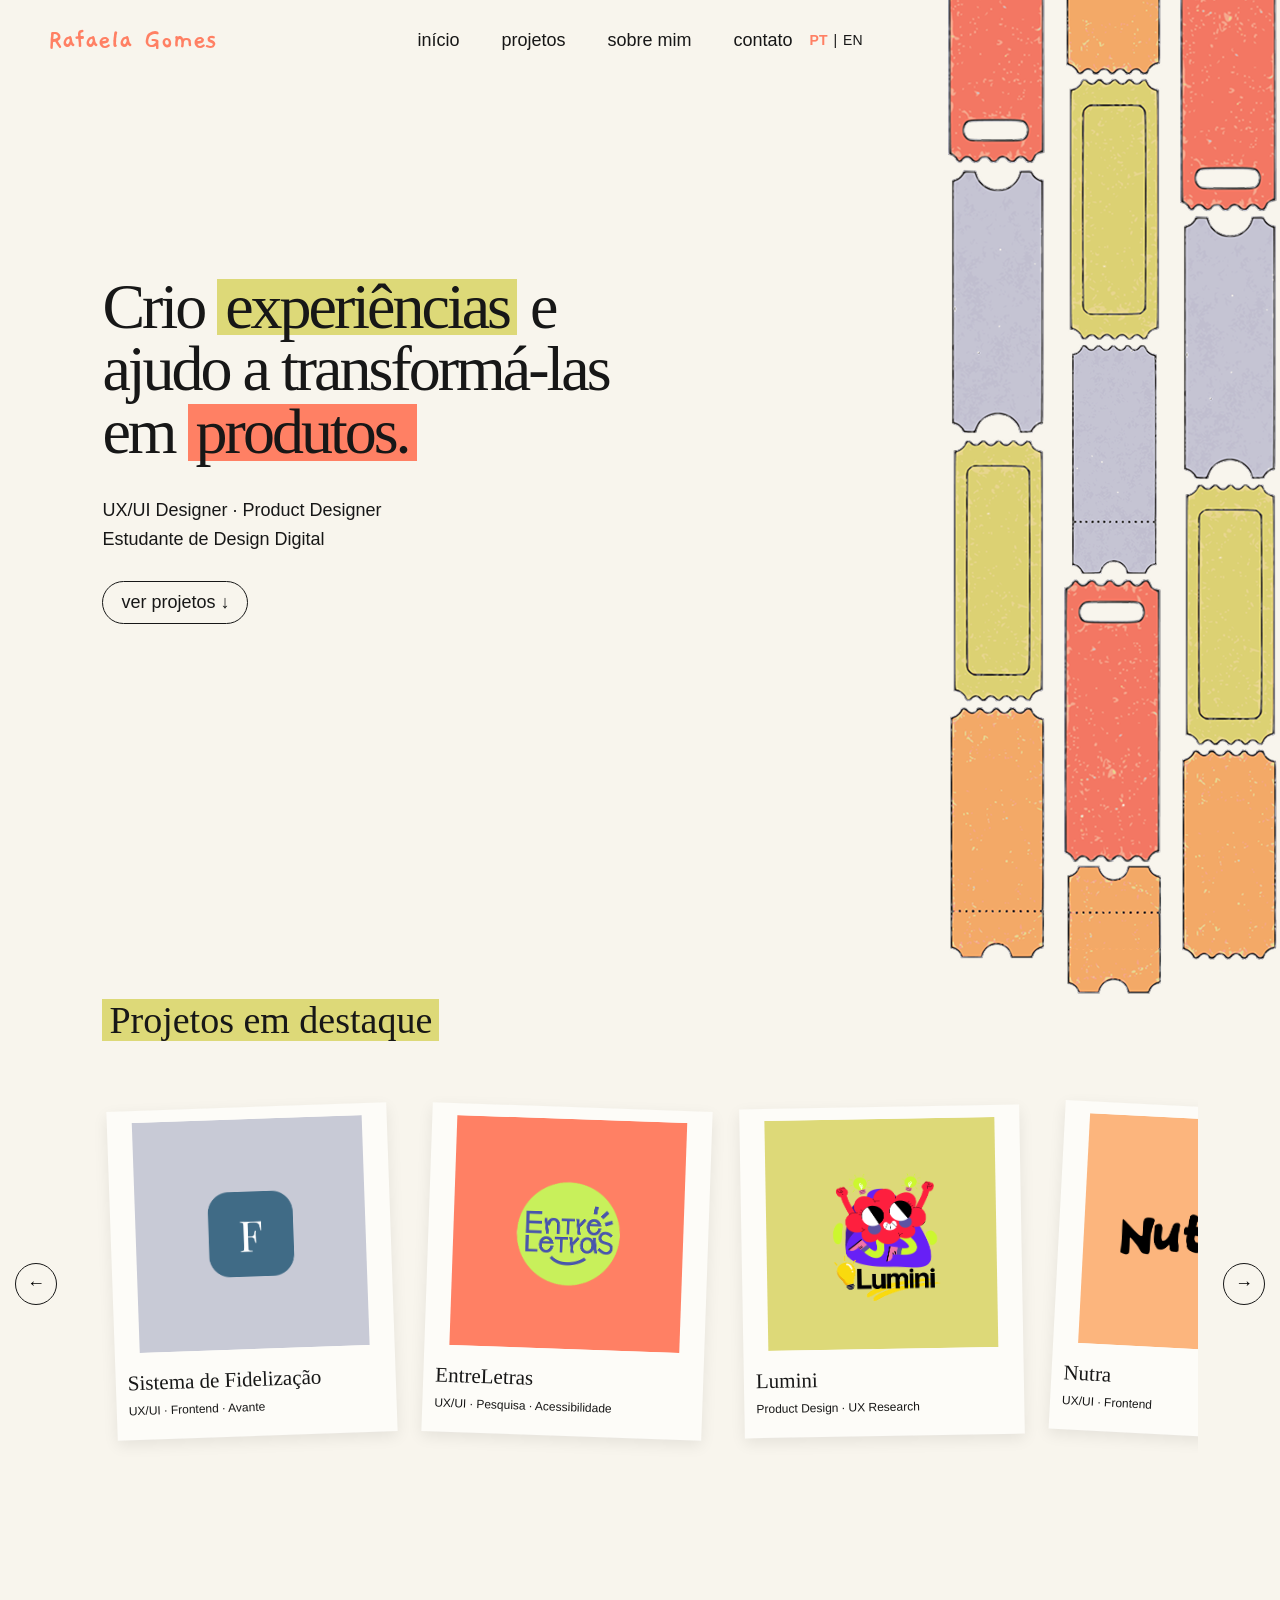
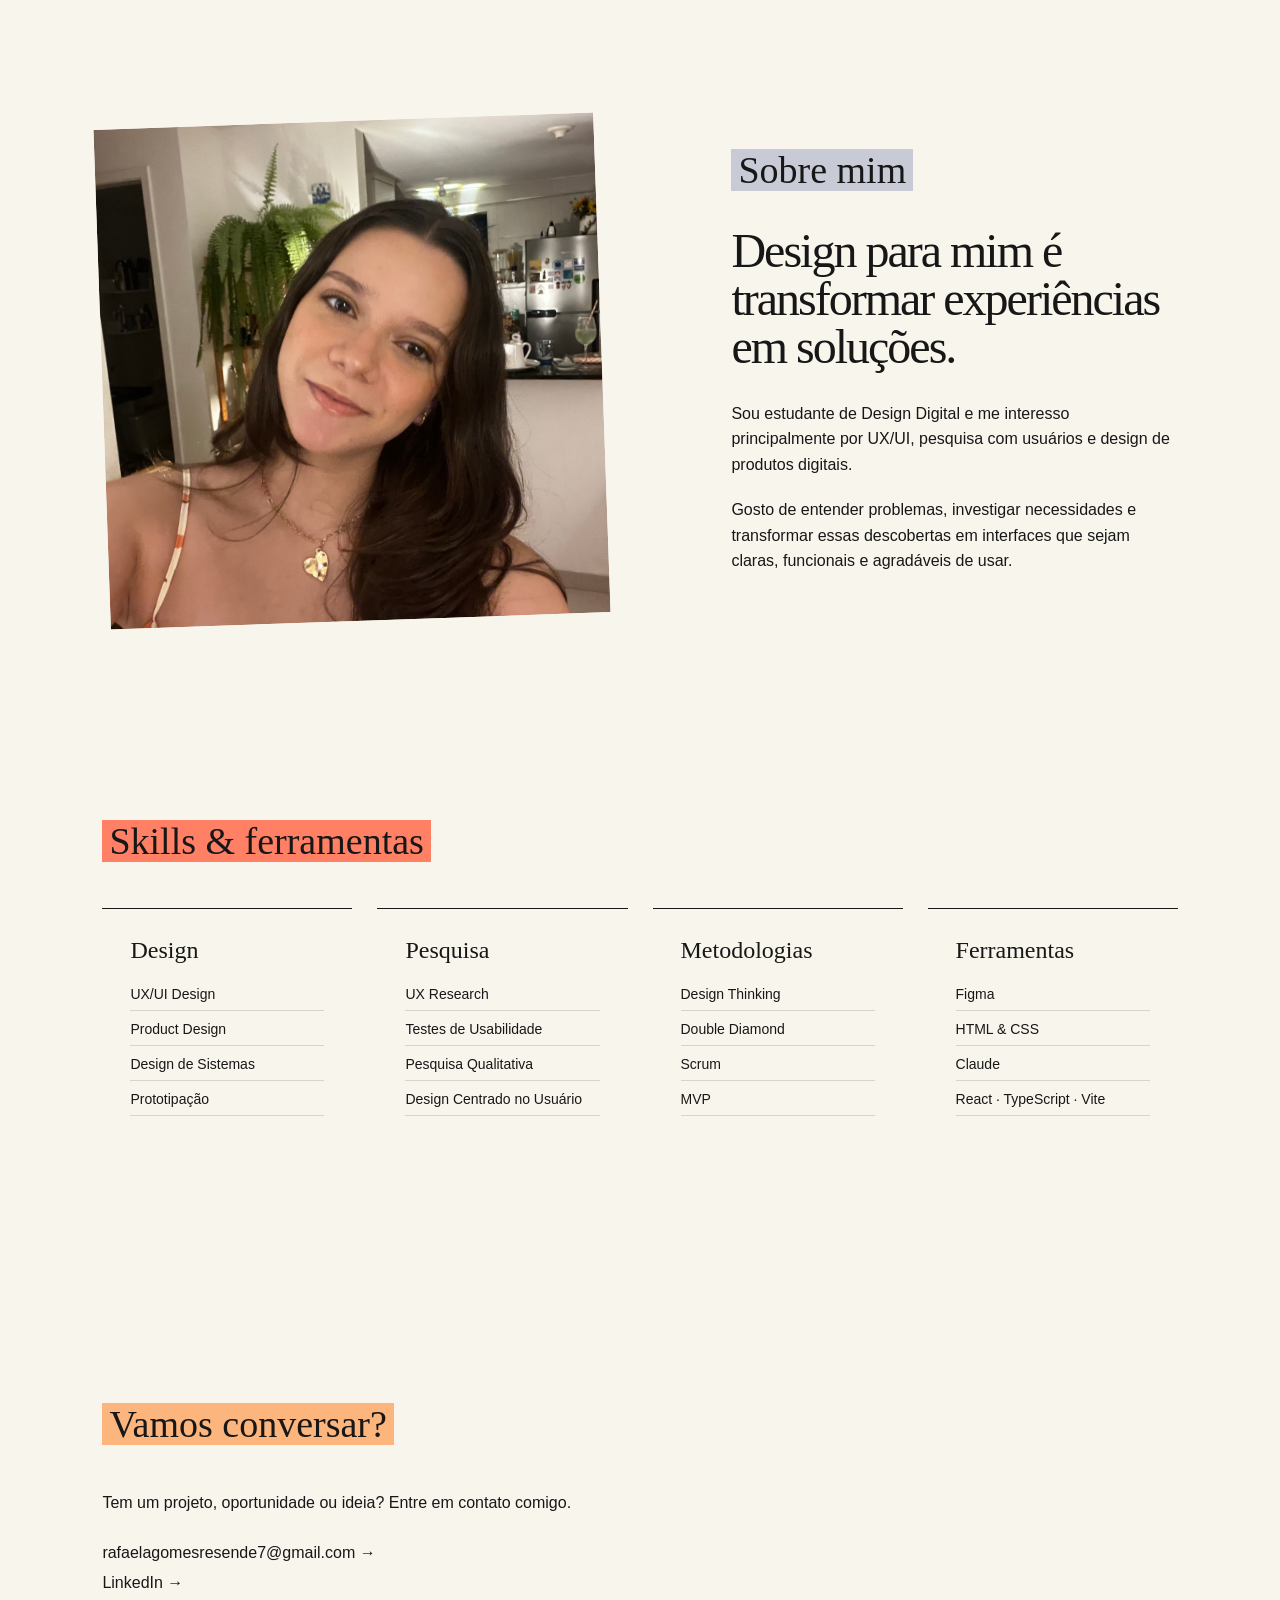
<file: index.html>
<!DOCTYPE html>
<html lang="pt-BR">

<head>
    <meta charset="UTF-8">
    <meta name="viewport" content="width=device-width, initial-scale=1.0">

    <title>Rafaela Gomes — Product Designer</title>
    <meta property="og:title" content="Rafaela Gomes — UX/UI Designer">
    <meta property="og:description" content="Portfólio de Rafaela Gomes, UX/UI Designer. Projetos de UX/UI, Product Design, pesquisa e frontend.">
    <meta property="og:type" content="website">
    <meta property="og:url" content="https://rafaelagomes7.github.io/portfolio/">

        <link rel="stylesheet" href="style.css">

    <link rel="preconnect" href="https://fonts.googleapis.com">
    <link rel="preconnect" href="https://fonts.gstatic.com" crossorigin>

    <link
        href="https://fonts.googleapis.com/css2?family=Gaegu:wght@700&display=swap"
        rel="stylesheet"
    >
</head>

<body>

    <!-- HEADER -->
<header class="header">

    <a href="#inicio" class="logo">
        Rafaela Gomes
    </a>

    <nav class="nav">

        <a href="#inicio">início</a>

        <a href="#projetos">projetos</a>

        <a href="#sobre">sobre mim</a>

        <a href="#contato">contato</a>

        <div class="language-switcher">
            <button id="pt-button" class="active" type="button">
                PT
            </button>

            <span>|</span>

            <button id="en-button" type="button">
                EN
            </button>
        </div>

    </nav>

</header>


    <main>

        <!-- HERO -->
        <section class="hero" id="inicio">

            <div class="hero-text">

                <h1>

                    <span
                        data-pt="Crio"
                        data-en="I design"
                    >
                        Crio
                    </span>

                    <span
                        class="highlight yellow"
                        data-pt="experiências"
                        data-en="experiences"
                    >
                        experiências
                    </span>

                    <span
                        data-pt="e ajudo a transformá-las em"
                        data-en="and help turn them into"
                    >
                        e ajudo a transformá-las em
                    </span>

                    <span
                        class="highlight coral"
                        data-pt="produtos."
                        data-en="products."
                    >
                        produtos.
                    </span>

                </h1>


                <p class="description">

                    <span
                        data-pt="UX/UI Designer · Product Designer"
                        data-en="UX/UI Designer · Product Designer"
                    >
                        UX/UI Designer · Product Designer
                    </span>

                    <br>

                    <span
                        data-pt="Estudante de Design Digital"
                        data-en="Digital Design student"
                    >
                        Estudante de Design Digital
                    </span>

                </p>


                <a
                    href="#projetos"
                    class="projects-link"
                    data-pt="ver projetos ↓"
                    data-en="view projects ↓"
                >
                    ver projetos ↓
                </a>

            </div>


            <div class="hero-collage">

                <img
                    src="assets/ticketsfileira.png"
                    alt=""
                    class="tickets-image"
                >

            </div>

        </section>


        <!-- PROJETOS -->
        <section id="projetos" class="projects">

            <div class="section-title">

                <h2>

                    <span
                        class="section-highlight yellow"
                        data-pt="Projetos em destaque"
                        data-en="Featured projects"
                    >
                        Projetos em destaque
                    </span>

                </h2>

            </div>


            <div class="projects-carousel">

                <button
                    class="carousel-button prev-button"
                    aria-label="Projetos anteriores"
                >
                    ←
                </button>


                <div class="projects-track">

                    <!-- SISTEMA DE FIDELIZAÇÃO -->
                    <a
                        href="projetos/fidelizacao.html"
                        class="project-card"
                    >

                        <div class="polaroid-image">

                            <img
                                src="assets/logofidelidade.png"
                                alt="Sistema de Fidelização"
                            >

                        </div>

                        <h3
                            data-pt="Sistema de Fidelização"
                            data-en="Loyalty System"
                        >
                            Sistema de Fidelização
                        </h3>

                        <p
                            data-pt="UX/UI · Frontend · Avante"
                            data-en="UX/UI · Frontend · Avante"
                        >
                            UX/UI · Frontend · Avante
                        </p>

                    </a>


                    <!-- ENTRELETRAS -->
                    <a
                        href="projetos/entreletras.html"
                        class="project-card"
                    >

                        <div class="polaroid-image">

                            <img
                                src="assets/entreletraslogo.png"
                                alt="EntreLetras"
                            >

                        </div>

                        <h3
                            data-pt="EntreLetras"
                            data-en="EntreLetras"
                        >
                            EntreLetras
                        </h3>

                        <p
                            data-pt="UX/UI · Pesquisa · Acessibilidade"
                            data-en="UX/UI · Research · Accessibility"
                        >
                            UX/UI · Pesquisa · Acessibilidade
                        </p>

                    </a>


                    <!-- LUMINI -->
                    <a
                        href="projetos/lumini.html"
                        class="project-card"
                    >

                        <div class="polaroid-image">

                            <img
                                src="assets/luminilogo.png"
                                alt="Lumini"
                            >

                        </div>

                        <h3
                            data-pt="Lumini"
                            data-en="Lumini"
                        >
                            Lumini
                        </h3>

                        <p
                            data-pt="Product Design · UX Research"
                            data-en="Product Design · UX Research"
                        >
                            Product Design · UX Research
                        </p>

                    </a>


                    <!-- NUTRA -->
                    <a
                        href="projetos/nutra.html"
                        class="project-card"
                    >

                        <div class="polaroid-image">

                            <img
                                src="assets/nutralogopt.png"
                                alt="Nutra"
                            >

                        </div>

                        <h3
                            data-pt="Nutra"
                            data-en="Nutra"
                        >
                            Nutra
                        </h3>

                        <p
                            data-pt="UX/UI · Frontend"
                            data-en="UX/UI · Frontend"
                        >
                            UX/UI · Frontend
                        </p>

                    </a>


                    <!-- ÓTICA LUSA -->
                    <a
                        href="projetos/otica-lusa.html"
                        class="project-card"
                    >

                        <div class="polaroid-image">

                            <img
                                src="assets/logolusapt.png"
                                alt="Ótica Lusa"
                            >

                        </div>

                        <h3
                            data-pt="Ótica Lusa"
                            data-en="Ótica Lusa"
                        >
                            Ótica Lusa
                        </h3>

                        <p
                            data-pt="Identidade · Digital · Branding"
                            data-en="Identity · Digital · Branding"
                        >
                            Identidade · Digital · Branding
                        </p>

                    </a>

                </div>


                <button
                    class="carousel-button next-button"
                    aria-label="Próximos projetos"
                >
                    →
                </button>

            </div>

        </section>


        <!-- SOBRE MIM -->
        <section id="sobre" class="about">

            <div class="about-image">

                <img
                    src="assets/foto.JPG"
                    alt="Foto de Rafaela Gomes"
                >

            </div>


            <div class="about-content">

                <h2>

                    <span
                        class="section-highlight lavender"
                        data-pt="Sobre mim"
                        data-en="About me"
                    >
                        Sobre mim
                    </span>

                </h2>


                <h3
                    data-pt="Design para mim é transformar experiências em soluções."
                    data-en="For me, design is about turning experiences into solutions."
                >
                    Design para mim é
                    transformar experiências
                    em soluções.
                </h3>


                <p
                    data-pt="Sou estudante de Design Digital e me interesso principalmente por UX/UI, pesquisa com usuários e design de produtos digitais."
                    data-en="I am a Digital Design student mainly interested in UX/UI, user research, and digital product design."
                >
                    Sou estudante de Design Digital e me interesso
                    principalmente por UX/UI, pesquisa com usuários
                    e design de produtos digitais.
                </p>


                <p
                    data-pt="Gosto de entender problemas, investigar necessidades e transformar essas descobertas em interfaces que sejam claras, funcionais e agradáveis de usar."
                    data-en="I enjoy understanding problems, investigating needs, and turning these insights into interfaces that are clear, functional, and enjoyable to use."
                >
                    Gosto de entender problemas, investigar necessidades
                    e transformar essas descobertas em interfaces que
                    sejam claras, funcionais e agradáveis de usar.
                </p>

            </div>

        </section>


        <!-- SKILLS -->
        <section class="skills">

            <div class="section-title">

                <h2>

                    <span
                        class="section-highlight coral"
                        data-pt="Skills & ferramentas"
                        data-en="Skills & tools"
                    >
                        Skills & ferramentas
                    </span>

                </h2>

            </div>


            <div class="skills-grid">

                <!-- DESIGN -->
                <div class="skill-group">

                    <h3
                        data-pt="Design"
                        data-en="Design"
                    >
                        Design
                    </h3>

                    <div class="skill-list">

                        <span>UX/UI Design</span>
                        <span>Product Design</span>
                        <span>Design de Sistemas</span>
                        <span
                            data-pt="Prototipação"
                            data-en="Prototyping"
                        >
                            Prototipação
                        </span>

                    </div>

                </div>


                <!-- PESQUISA -->
                <div class="skill-group">

                    <h3
                        data-pt="Pesquisa"
                        data-en="Research"
                    >
                        Pesquisa
                    </h3>

                    <div class="skill-list">

                        <span>UX Research</span>

                        <span
                            data-pt="Testes de Usabilidade"
                            data-en="Usability Testing"
                        >
                            Testes de Usabilidade
                        </span>

                        <span
                            data-pt="Pesquisa Qualitativa"
                            data-en="Qualitative Research"
                        >
                            Pesquisa Qualitativa
                        </span>

                        <span
                            data-pt="Design Centrado no Usuário"
                            data-en="User-Centered Design"
                        >
                            Design Centrado no Usuário
                        </span>

                    </div>

                </div>


                <!-- METODOLOGIAS -->
                <div class="skill-group">

                    <h3
                        data-pt="Metodologias"
                        data-en="Methodologies"
                    >
                        Metodologias
                    </h3>

                    <div class="skill-list">

                        <span>Design Thinking</span>
                        <span>Double Diamond</span>
                        <span>Scrum</span>
                        <span>MVP</span>

                    </div>

                </div>


                <!-- FERRAMENTAS -->
                <div class="skill-group">

                    <h3
                        data-pt="Ferramentas"
                        data-en="Tools"
                    >
                        Ferramentas
                    </h3>

                    <div class="skill-list">

                        <span>Figma</span>
                        <span>HTML & CSS</span>
                        <span>Claude</span>
                        <span>React · TypeScript · Vite</span>

                    </div>

                </div>

            </div>

        </section>


        <!-- CONTATO -->
        <section id="contato" class="contact">

            <div class="section-title">

                <h2>

                    <span
                        class="section-highlight peach"
                        data-pt="Vamos conversar?"
                        data-en="Let's talk?"
                    >
                        Vamos conversar?
                    </span>

                </h2>

            </div>


            <div class="contact-content">

                <p
                    data-pt="Tem um projeto, oportunidade ou ideia? Entre em contato comigo."
                    data-en="Have a project, opportunity, or idea? Get in touch with me."
                >
                    Tem um projeto, oportunidade ou ideia?
                    Entre em contato comigo.
                </p>


                <div class="contact-links">

                    <a
                        href="mailto:rafaelagomesresende7@gmail.com"
                        class="contact-link"
                    >
                        rafaelagomesresende7@gmail.com →
                    </a>


                    <a
                        href="https://www.linkedin.com/in/rafaela-gomes-a518b6340"
                        target="_blank"
                        rel="noopener noreferrer"
                        class="contact-link"
                    >
                        LinkedIn →
                    </a>

                </div>

            </div>

        </section>

    </main>


    <script src="script.js"></script>

</body>
</html>
</file>
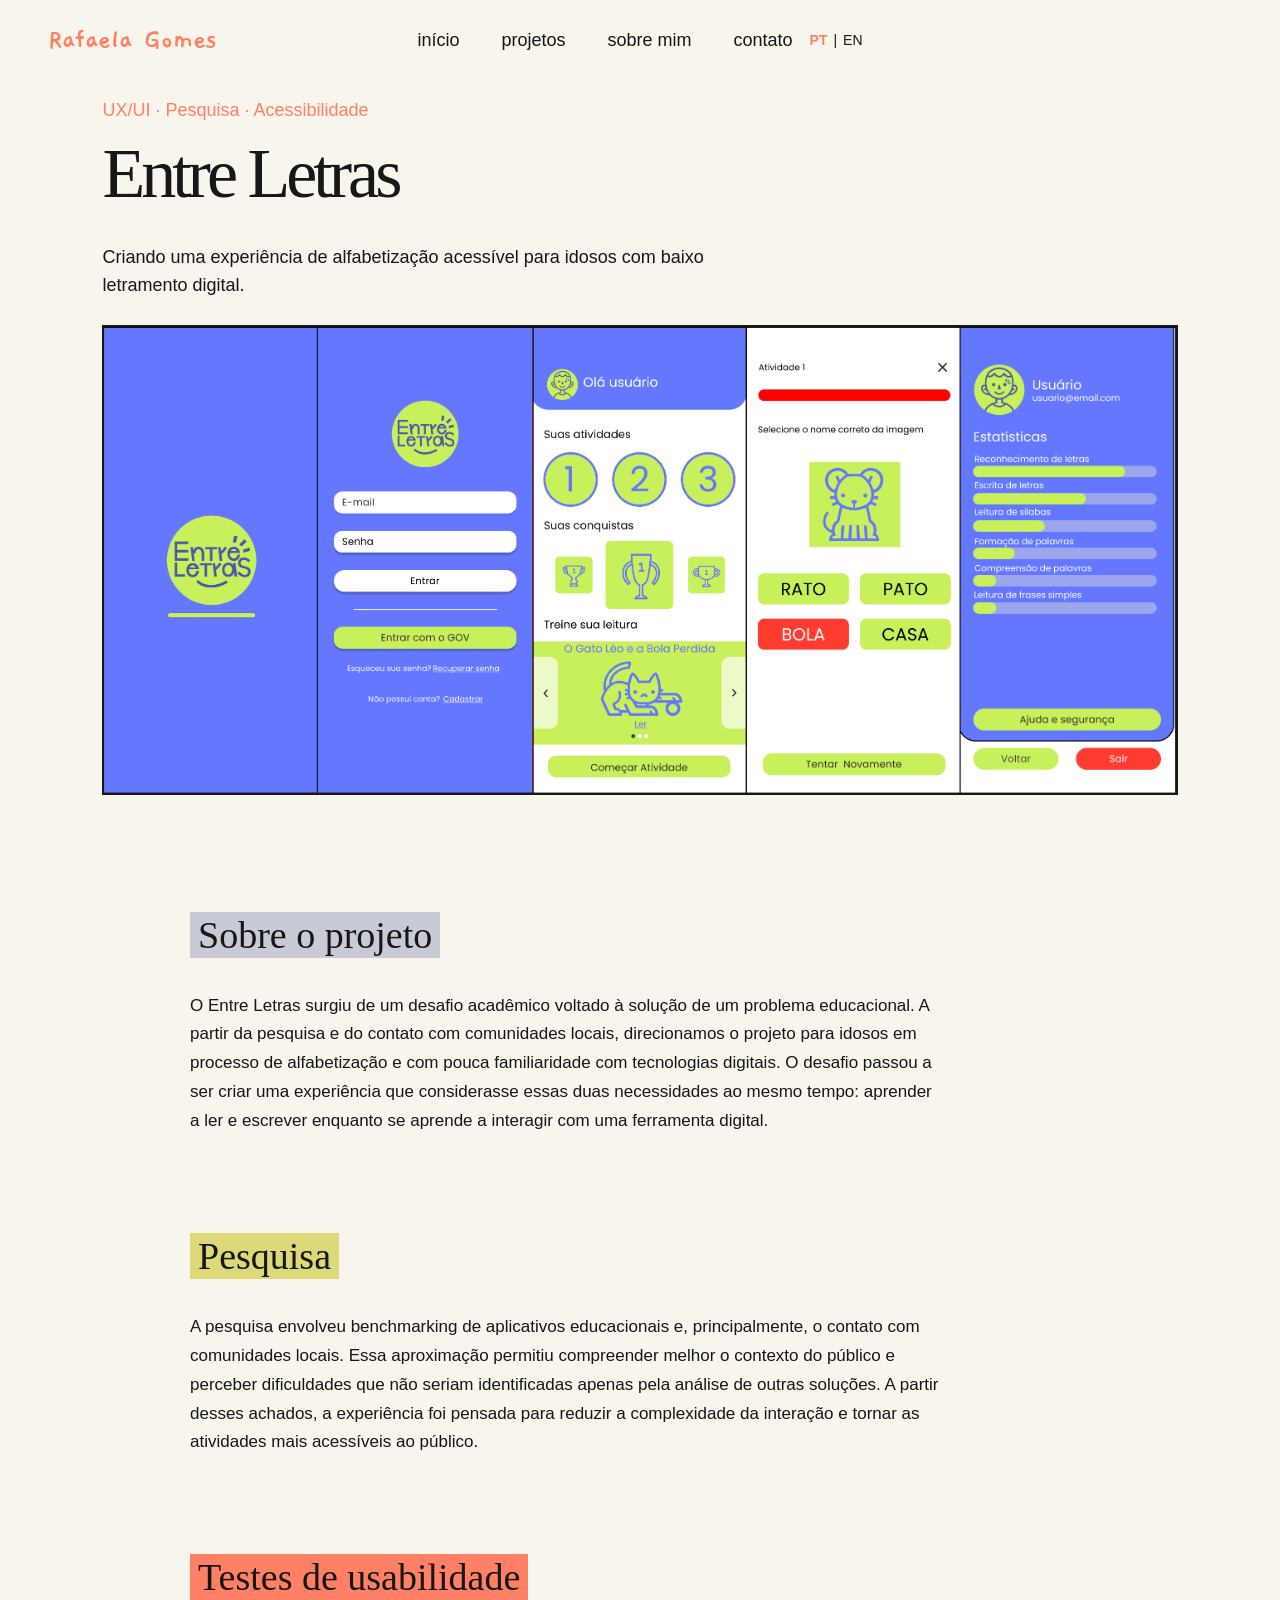
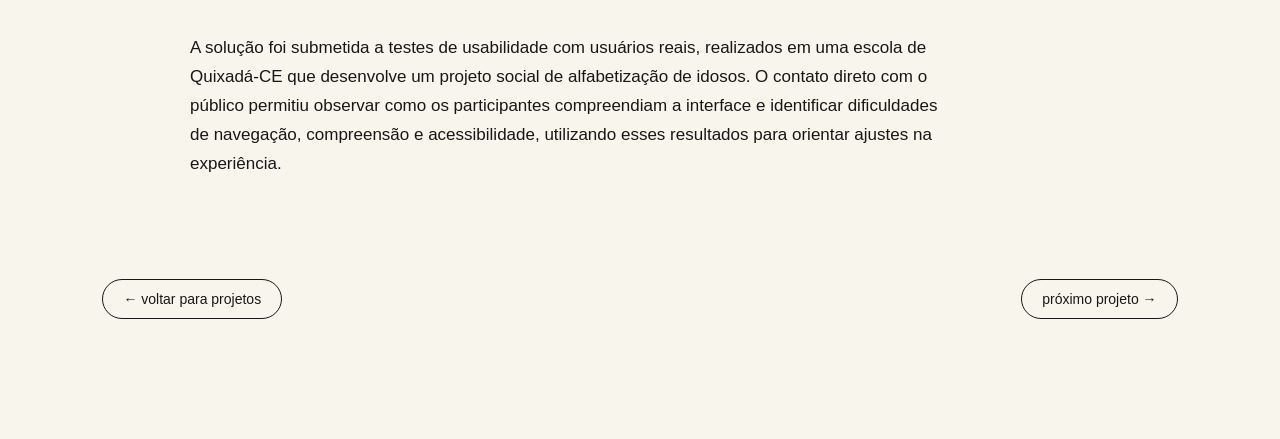
<file: projetos/entreletras.html>
<!DOCTYPE html>
<html lang="pt-BR">

<head>
    <meta charset="UTF-8">
    <meta name="viewport" content="width=device-width, initial-scale=1.0">

    <title>EntreLetras — Rafaela Gomes</title>

    <link rel="stylesheet" href="../style.css">
    <link href="https://fonts.googleapis.com/css2?family=Gaegu:wght@700&display=swap" rel="stylesheet">
</head>

<body>

    <!-- HEADER -->
    <header class="header">

        <a href="../index.html" class="logo">
            Rafaela Gomes
        </a>

        <nav class="nav">
            <a href="../index.html" data-pt="início" data-en="home">início</a>
            <a href="../index.html#projetos" data-pt="projetos" data-en="projects">projetos</a>
            <a href="../index.html#sobre" data-pt="sobre mim" data-en="about me">sobre mim</a>
            <a href="../index.html#contato" data-pt="contato" data-en="contact">contato</a>

            <div class="language-switcher">
                <button id="pt-button" class="active" type="button">PT</button>
                <span>|</span>
                <button id="en-button" type="button">EN</button>
            </div>
        </nav>

    </header>


    <main class="project-page">

        <!-- HERO DO PROJETO -->
        <section class="project-hero">

            <p
                class="project-label"
                data-pt="UX/UI · Pesquisa · Acessibilidade"
                data-en="UX/UI · Research · Accessibility"
            >
                UX/UI · Pesquisa · Acessibilidade
            </p>

            <h1>Entre Letras</h1>

            <p
                class="project-intro"
                data-pt="Criando uma experiência de alfabetização acessível para idosos com baixo letramento digital."
                data-en="Creating an accessible literacy experience for the elderly with low digital literacy."
            >
                Criando uma experiência de alfabetização acessível para idosos com baixo letramento digital.
            </p>

        </section>


        <!-- IMAGEM PRINCIPAL -->
        <section class="project-cover">

            <div class="project-image">
                <img
                    src="../assets/entreletras.png"
                    alt="Telas do projeto Entre Letras"
                >
            </div>

        </section>


        <!-- SOBRE -->
        <section class="project-section">

            <h2>
                <span
                    class="section-highlight lavender"
                    data-pt="Sobre o projeto"
                    data-en="About the project"
                >
                    Sobre o projeto
                </span>
            </h2>

            <p
                data-pt="O Entre Letras surgiu de um desafio acadêmico voltado à solução de um problema educacional. A partir da pesquisa e do contato com comunidades locais, direcionamos o projeto para idosos em processo de alfabetização e com pouca familiaridade com tecnologias digitais.

O desafio passou a ser criar uma experiência que considerasse essas duas necessidades ao mesmo tempo: aprender a ler e escrever enquanto se aprende a interagir com uma ferramenta digital."
                data-en="Entre Letras emerged from an academic challenge focused on solving an educational problem. Through research and contact with local communities, we directed the project toward the elderly undergoing literacy education and with limited familiarity with digital technologies.

The challenge became creating an experience that addressed both needs at the same time: learning to read and write while also learning how to interact with a digital tool."
            >
                O Entre Letras surgiu de um desafio acadêmico voltado à solução de um problema educacional. A partir da pesquisa e do contato com comunidades locais, direcionamos o projeto para idosos em processo de alfabetização e com pouca familiaridade com tecnologias digitais.

                O desafio passou a ser criar uma experiência que considerasse essas duas necessidades ao mesmo tempo: aprender a ler e escrever enquanto se aprende a interagir com uma ferramenta digital.
            </p>

        </section>


        <!-- PESQUISA -->
        <section class="project-section">

            <h2>
                <span
                    class="section-highlight yellow"
                    data-pt="Pesquisa"
                    data-en="Research"
                >
                    Pesquisa
                </span>
            </h2>

            <p
                data-pt="A pesquisa envolveu benchmarking de aplicativos educacionais e, principalmente, o contato com comunidades locais. Essa aproximação permitiu compreender melhor o contexto do público e perceber dificuldades que não seriam identificadas apenas pela análise de outras soluções. A partir desses achados, a experiência foi pensada para reduzir a complexidade da interação e tornar as atividades mais acessíveis ao público."
                data-en="The research involved benchmarking educational applications and, most importantly, engaging with local communities. This approach provided a better understanding of the users' context and revealed difficulties that would not have been identified through the analysis of other solutions alone. Based on these findings, the experience was designed to reduce interaction complexity and make the activities more accessible to the target audience."
            >
                A pesquisa envolveu benchmarking de aplicativos educacionais e, principalmente, o contato com comunidades locais. Essa aproximação permitiu compreender melhor o contexto do público e perceber dificuldades que não seriam identificadas apenas pela análise de outras soluções. A partir desses achados, a experiência foi pensada para reduzir a complexidade da interação e tornar as atividades mais acessíveis ao público.
            </p>

        </section>


        <!-- TESTES -->
        <section class="project-section">

            <h2>
                <span
                    class="section-highlight coral"
                    data-pt="Testes de usabilidade"
                    data-en="Usability testing"
                >
                    Testes de usabilidade
                </span>
            </h2>

            <p
                data-pt="A solução foi submetida a testes de usabilidade com usuários reais, realizados em uma escola de Quixadá-CE que desenvolve um projeto social de alfabetização de idosos.

O contato direto com o público permitiu observar como os participantes compreendiam a interface e identificar dificuldades de navegação, compreensão e acessibilidade, utilizando esses resultados para orientar ajustes na experiência."
                data-en="The solution was tested with real users through usability testing at a school in Quixadá, Ceará, that runs a social literacy project for older adults.

Direct contact with the target audience made it possible to observe how participants understood the interface and identify difficulties related to navigation, comprehension, and accessibility. These findings were then used to guide improvements to the experience."
            >
                A solução foi submetida a testes de usabilidade com usuários reais, realizados em uma escola de Quixadá-CE que desenvolve um projeto social de alfabetização de idosos.

                O contato direto com o público permitiu observar como os participantes compreendiam a interface e identificar dificuldades de navegação, compreensão e acessibilidade, utilizando esses resultados para orientar ajustes na experiência.
            </p>

        </section>


        <!-- VOLTAR -->
        <section class="project-back">

            <div class="project-navigation">

                <a
                    href="../index.html#projetos"
                    data-pt="← voltar para projetos"
                    data-en="← back to projects"
                >
                    ← voltar para projetos
                </a>

                <a
                    href="lumini.html"
                    data-pt="próximo projeto →"
                    data-en="next project →"
                >
                    próximo projeto →
                </a>

            </div>

        </section>

    </main>

    <!-- SCRIPT -->
    <script src="../script.js"></script>

</body>
</html>
</file>
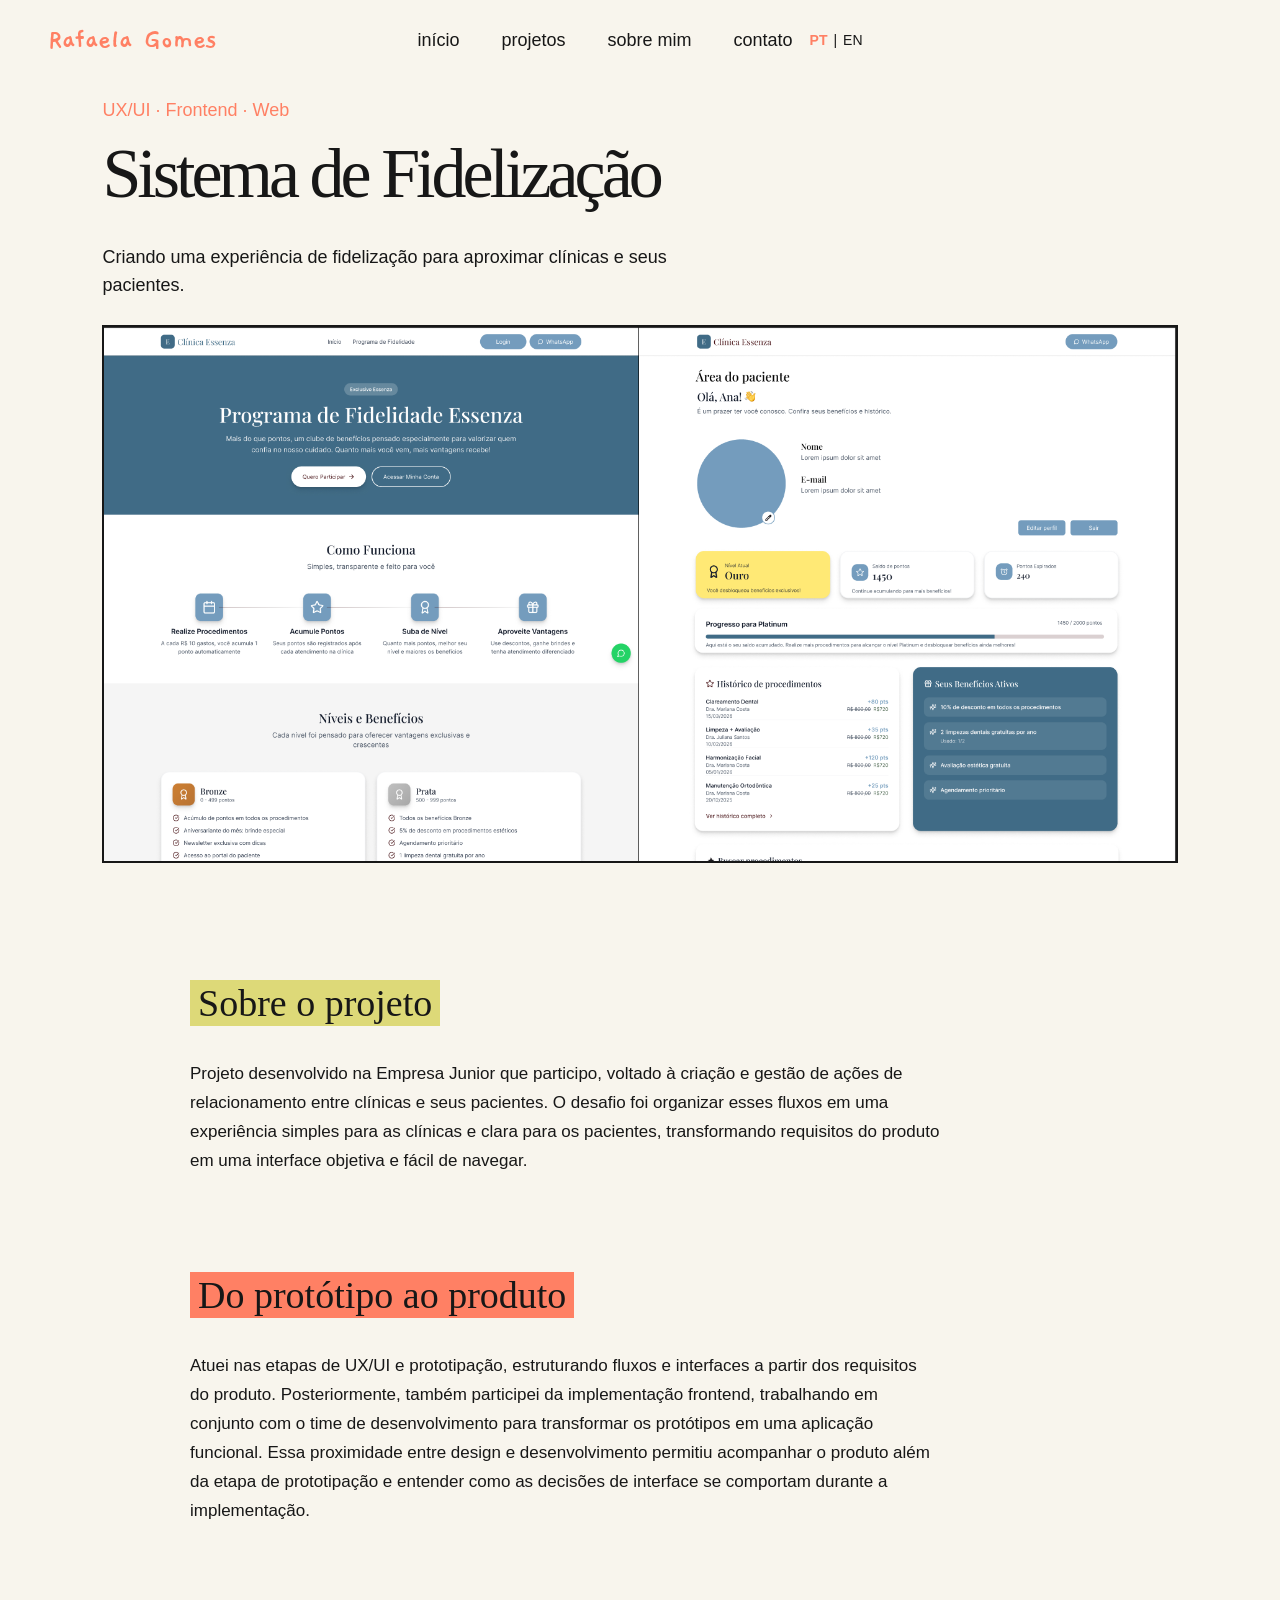
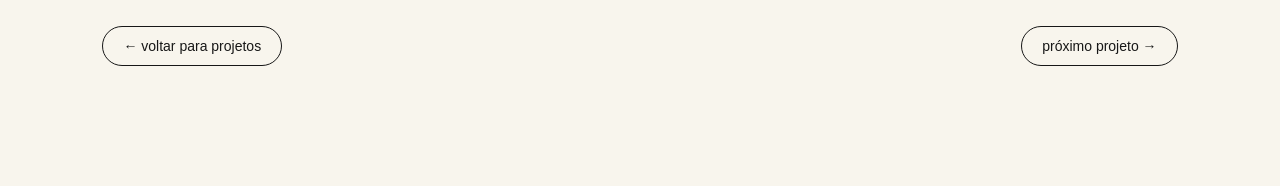
<file: projetos/fidelizacao.html>
<!DOCTYPE html>
<html lang="pt-BR">

<head>
    <meta charset="UTF-8">
    <meta name="viewport" content="width=device-width, initial-scale=1.0">

    <title>Sistema de Fidelização — Rafaela Gomes</title>

    <link rel="stylesheet" href="../style.css">
    <link href="https://fonts.googleapis.com/css2?family=Gaegu:wght@700&display=swap" rel="stylesheet">
</head>

<body>

    <header class="header">

        <a href="../index.html" class="logo">
            Rafaela Gomes
        </a>

        <nav class="nav">

            <a
                href="../index.html"
                data-pt="início"
                data-en="home"
            >
                início
            </a>

            <a
                href="../index.html#projetos"
                data-pt="projetos"
                data-en="projects"
            >
                projetos
            </a>

            <a
                href="../index.html#sobre"
                data-pt="sobre mim"
                data-en="about me"
            >
                sobre mim
            </a>

            <a
                href="../index.html#contato"
                data-pt="contato"
                data-en="contact"
            >
                contato
            </a>

            <div class="language-switcher">
                <button id="pt-button" class="active" type="button">PT</button>
                <span>|</span>
                <button id="en-button" type="button">EN</button>
            </div>

        </nav>

    </header>


    <main class="project-page">

        <section class="project-hero">

            <p
                class="project-label"
                data-pt="UX/UI · Frontend · Web"
                data-en="UX/UI · Frontend · Web"
            >
                UX/UI · Frontend · Web
            </p>

            <h1>Sistema de Fidelização</h1>

            <p
                class="project-intro"
                data-pt="Criando uma experiência de fidelização para aproximar clínicas e seus pacientes."
                data-en="Creating a loyalty experience to bring clinics and their patients closer together."
            >
                Criando uma experiência de fidelização para aproximar clínicas e seus pacientes.
            </p>

        </section>


        <section class="project-cover">

            <div class="project-image">

                <img
                    src="../assets/sistemafidelizacao.png"
                    alt="Telas do Sistema de Fidelização"
                >

            </div>

        </section>


        <section class="project-section">

            <h2>
                <span
                    class="section-highlight yellow"
                    data-pt="Sobre o projeto"
                    data-en="About the project"
                >
                    Sobre o projeto
                </span>
            </h2>

            <p
                data-pt="Projeto desenvolvido na Empresa Junior que participo, voltado à criação e gestão de ações de relacionamento entre clínicas e seus pacientes.

O desafio foi organizar esses fluxos em uma experiência simples para as clínicas e clara para os pacientes, transformando requisitos do produto em uma interface objetiva e fácil de navegar."
                data-en="A project developed at the Junior Enterprise I am part of, focused on creating and managing relationship initiatives between clinics and their patients.

The challenge was to organize these flows into a simple experience for clinics and a clear one for patients, translating product requirements into an intuitive and easy-to-navigate interface."
            >
                Projeto desenvolvido na Empresa Junior que participo, voltado à criação e gestão de ações de relacionamento entre clínicas e seus pacientes.

                O desafio foi organizar esses fluxos em uma experiência simples para as clínicas e clara para os pacientes, transformando requisitos do produto em uma interface objetiva e fácil de navegar.
            </p>

        </section>


        <section class="project-section">

            <h2>
                <span
                    class="section-highlight coral"
                    data-pt="Do protótipo ao produto"
                    data-en="From prototype to product"
                >
                    Do protótipo ao produto
                </span>
            </h2>

            <p
                data-pt="Atuei nas etapas de UX/UI e prototipação, estruturando fluxos e interfaces a partir dos requisitos do produto. Posteriormente, também participei da implementação frontend, trabalhando em conjunto com o time de desenvolvimento para transformar os protótipos em uma aplicação funcional.

Essa proximidade entre design e desenvolvimento permitiu acompanhar o produto além da etapa de prototipação e entender como as decisões de interface se comportam durante a implementação."
                data-en="I worked on the UX/UI and prototyping stages, structuring flows and interfaces based on the product requirements. I later also participated in the frontend implementation, working closely with the development team to turn the prototypes into a functional application.

This close collaboration between design and development allowed me to follow the product beyond the prototyping stage and understand how interface decisions translate into implementation."
            >
                Atuei nas etapas de UX/UI e prototipação, estruturando fluxos e interfaces a partir dos requisitos do produto. Posteriormente, também participei da implementação frontend, trabalhando em conjunto com o time de desenvolvimento para transformar os protótipos em uma aplicação funcional.

                Essa proximidade entre design e desenvolvimento permitiu acompanhar o produto além da etapa de prototipação e entender como as decisões de interface se comportam durante a implementação.
            </p>

        </section>


        <div class="project-navigation">

            <a
                href="../index.html#projetos"
                data-pt="← voltar para projetos"
                data-en="← back to projects"
            >
                ← voltar para projetos
            </a>

            <a
                href="entreletras.html"
                data-pt="próximo projeto →"
                data-en="next project →"
            >
                próximo projeto →
            </a>

        </div>

    </main>


    <script src="../script.js"></script>

</body>
</html>
</file>
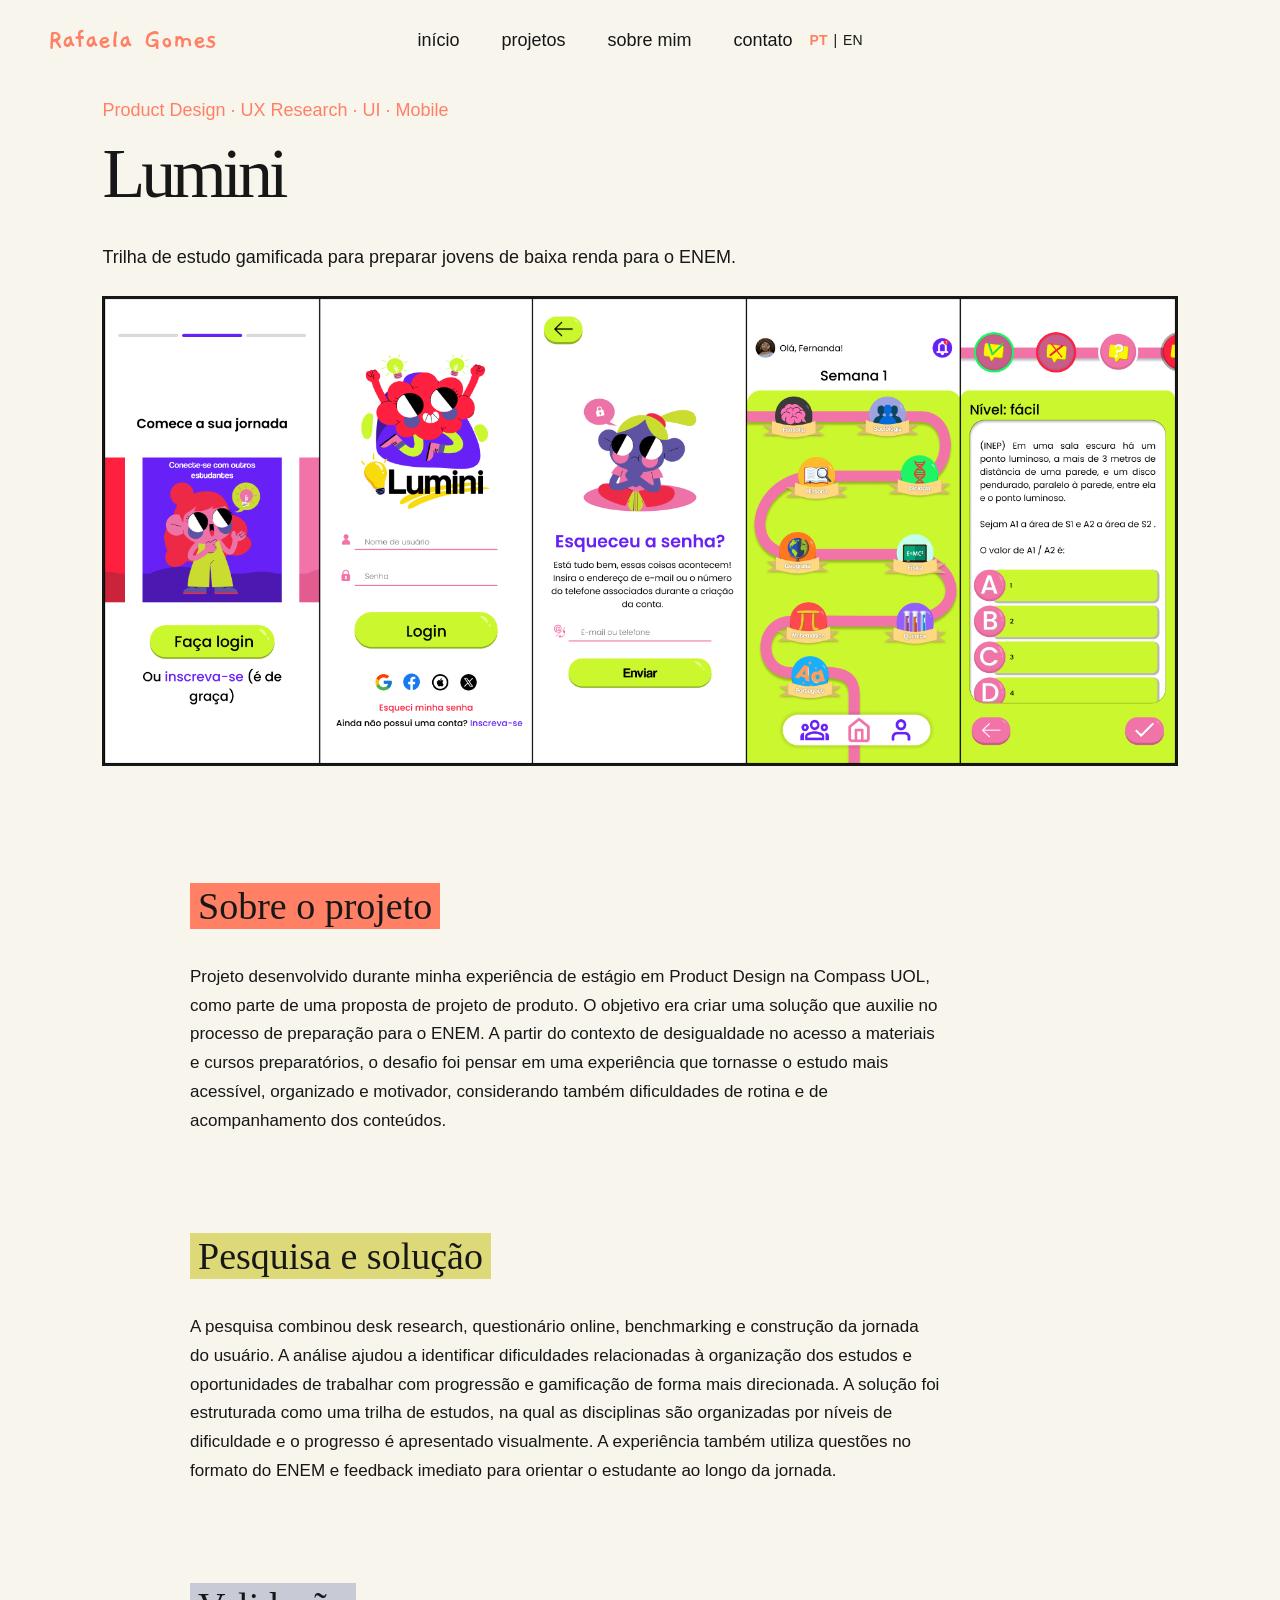
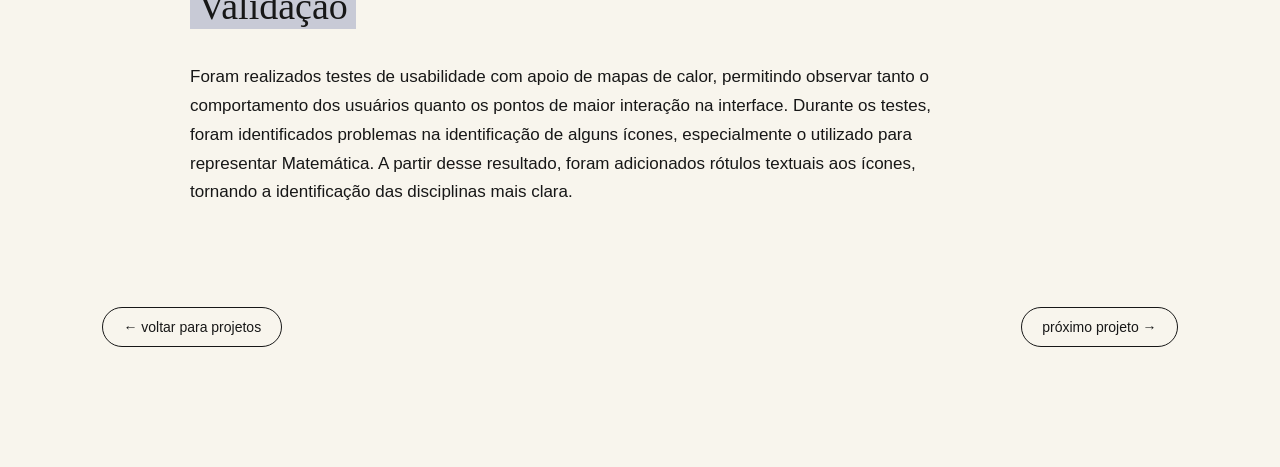
<file: projetos/lumini.html>
<!DOCTYPE html>
<html lang="pt-BR">

<head>
    <meta charset="UTF-8">
    <meta name="viewport" content="width=device-width, initial-scale=1.0">

    <title>Lumini — Rafaela Gomes</title>

    <link rel="stylesheet" href="../style.css">
    <link href="https://fonts.googleapis.com/css2?family=Gaegu:wght@700&display=swap" rel="stylesheet">
</head>

<body>

    <header class="header">

        <a href="../index.html" class="logo">
            Rafaela Gomes
        </a>

        <nav class="nav">

            <a
                href="../index.html"
                data-pt="início"
                data-en="home"
            >
                início
            </a>

            <a
                href="../index.html#projetos"
                data-pt="projetos"
                data-en="projects"
            >
                projetos
            </a>

            <a
                href="../index.html#sobre"
                data-pt="sobre mim"
                data-en="about me"
            >
                sobre mim
            </a>

            <a
                href="../index.html#contato"
                data-pt="contato"
                data-en="contact"
            >
                contato
            </a>

            <div class="language-switcher">
                <button id="pt-button" class="active" type="button">PT</button>
                <span>|</span>
                <button id="en-button" type="button">EN</button>
            </div>

        </nav>

    </header>


    <main class="project-page">

        <section class="project-hero">

            <p
                class="project-label"
                data-pt="Product Design · UX Research · UI · Mobile"
                data-en="Product Design · UX Research · UI · Mobile"
            >
                Product Design · UX Research · UI · Mobile
            </p>

            <h1>Lumini</h1>

            <p
                class="project-intro"
                data-pt="Trilha de estudo gamificada para preparar jovens de baixa renda para o ENEM."
                data-en="A gamified study path to help low-income students prepare for the ENEM."
            >
                Trilha de estudo gamificada para preparar jovens de baixa renda para o ENEM.
            </p>

        </section>


        <section class="project-cover">

            <div class="project-image">

                <img
                    src="../assets/lumini.png"
                    alt="Telas do projeto Lumini"
                >

            </div>

        </section>


        <section class="project-section">

            <h2>
                <span
                    class="section-highlight coral"
                    data-pt="Sobre o projeto"
                    data-en="About the project"
                >
                    Sobre o projeto
                </span>
            </h2>

            <p
                data-pt="Projeto desenvolvido durante minha experiência de estágio em Product Design na Compass UOL, como parte de uma proposta de projeto de produto. O objetivo era criar uma solução que auxilie no processo de preparação para o ENEM.

A partir do contexto de desigualdade no acesso a materiais e cursos preparatórios, o desafio foi pensar em uma experiência que tornasse o estudo mais acessível, organizado e motivador, considerando também dificuldades de rotina e de acompanhamento dos conteúdos."
                data-en="A project developed during my Product Design internship at Compass UOL, as part of a product project proposal. The goal was to create a solution to support students in their preparation for the ENEM.

Considering the inequality in access to study materials and preparation courses, the challenge was to create an experience that made studying more accessible, organized, and motivating, while also considering difficulties related to routines and keeping track of learning content."
            >
                Projeto desenvolvido durante minha experiência de estágio em Product Design na Compass UOL, como parte de uma proposta de projeto de produto. O objetivo era criar uma solução que auxilie no processo de preparação para o ENEM.

                A partir do contexto de desigualdade no acesso a materiais e cursos preparatórios, o desafio foi pensar em uma experiência que tornasse o estudo mais acessível, organizado e motivador, considerando também dificuldades de rotina e de acompanhamento dos conteúdos.
            </p>

        </section>


        <section class="project-section">

            <h2>
                <span
                    class="section-highlight yellow"
                    data-pt="Pesquisa e solução"
                    data-en="Research and solution"
                >
                    Pesquisa e solução
                </span>
            </h2>

            <p
                data-pt="A pesquisa combinou desk research, questionário online, benchmarking e construção da jornada do usuário. A análise ajudou a identificar dificuldades relacionadas à organização dos estudos e oportunidades de trabalhar com progressão e gamificação de forma mais direcionada.

A solução foi estruturada como uma trilha de estudos, na qual as disciplinas são organizadas por níveis de dificuldade e o progresso é apresentado visualmente. A experiência também utiliza questões no formato do ENEM e feedback imediato para orientar o estudante ao longo da jornada."
                data-en="The research combined desk research, an online questionnaire, benchmarking, and user journey mapping. The analysis helped identify difficulties related to study organization and opportunities to use progression and gamification in a more targeted way.

The solution was structured as a study path, with subjects organized by difficulty level and progress presented visually. The experience also uses ENEM-style questions and immediate feedback to guide students throughout their journey."
            >
                A pesquisa combinou desk research, questionário online, benchmarking e construção da jornada do usuário. A análise ajudou a identificar dificuldades relacionadas à organização dos estudos e oportunidades de trabalhar com progressão e gamificação de forma mais direcionada.

                A solução foi estruturada como uma trilha de estudos, na qual as disciplinas são organizadas por níveis de dificuldade e o progresso é apresentado visualmente. A experiência também utiliza questões no formato do ENEM e feedback imediato para orientar o estudante ao longo da jornada.
            </p>

        </section>


        <section class="project-section">

            <h2>
                <span
                    class="section-highlight lavender"
                    data-pt="Validação"
                    data-en="Validation"
                >
                    Validação
                </span>
            </h2>

            <p
                data-pt="Foram realizados testes de usabilidade com apoio de mapas de calor, permitindo observar tanto o comportamento dos usuários quanto os pontos de maior interação na interface.

Durante os testes, foram identificados problemas na identificação de alguns ícones, especialmente o utilizado para representar Matemática. A partir desse resultado, foram adicionados rótulos textuais aos ícones, tornando a identificação das disciplinas mais clara."
                data-en="Usability tests were conducted with the support of heatmaps, making it possible to observe both user behavior and the areas of highest interaction within the interface.

During the tests, difficulties were identified in recognizing some icons, especially the one used to represent Mathematics. Based on this finding, text labels were added to the icons, making the subjects easier to identify."
            >
                Foram realizados testes de usabilidade com apoio de mapas de calor, permitindo observar tanto o comportamento dos usuários quanto os pontos de maior interação na interface.

                Durante os testes, foram identificados problemas na identificação de alguns ícones, especialmente o utilizado para representar Matemática. A partir desse resultado, foram adicionados rótulos textuais aos ícones, tornando a identificação das disciplinas mais clara.
            </p>

        </section>


        <div class="project-navigation">

            <a
                href="../index.html#projetos"
                data-pt="← voltar para projetos"
                data-en="← back to projects"
            >
                ← voltar para projetos
            </a>

            <a
                href="nutra.html"
                data-pt="próximo projeto →"
                data-en="next project →"
            >
                próximo projeto →
            </a>

        </div>

    </main>


    <script src="../script.js"></script>

</body>
</html>
</file>
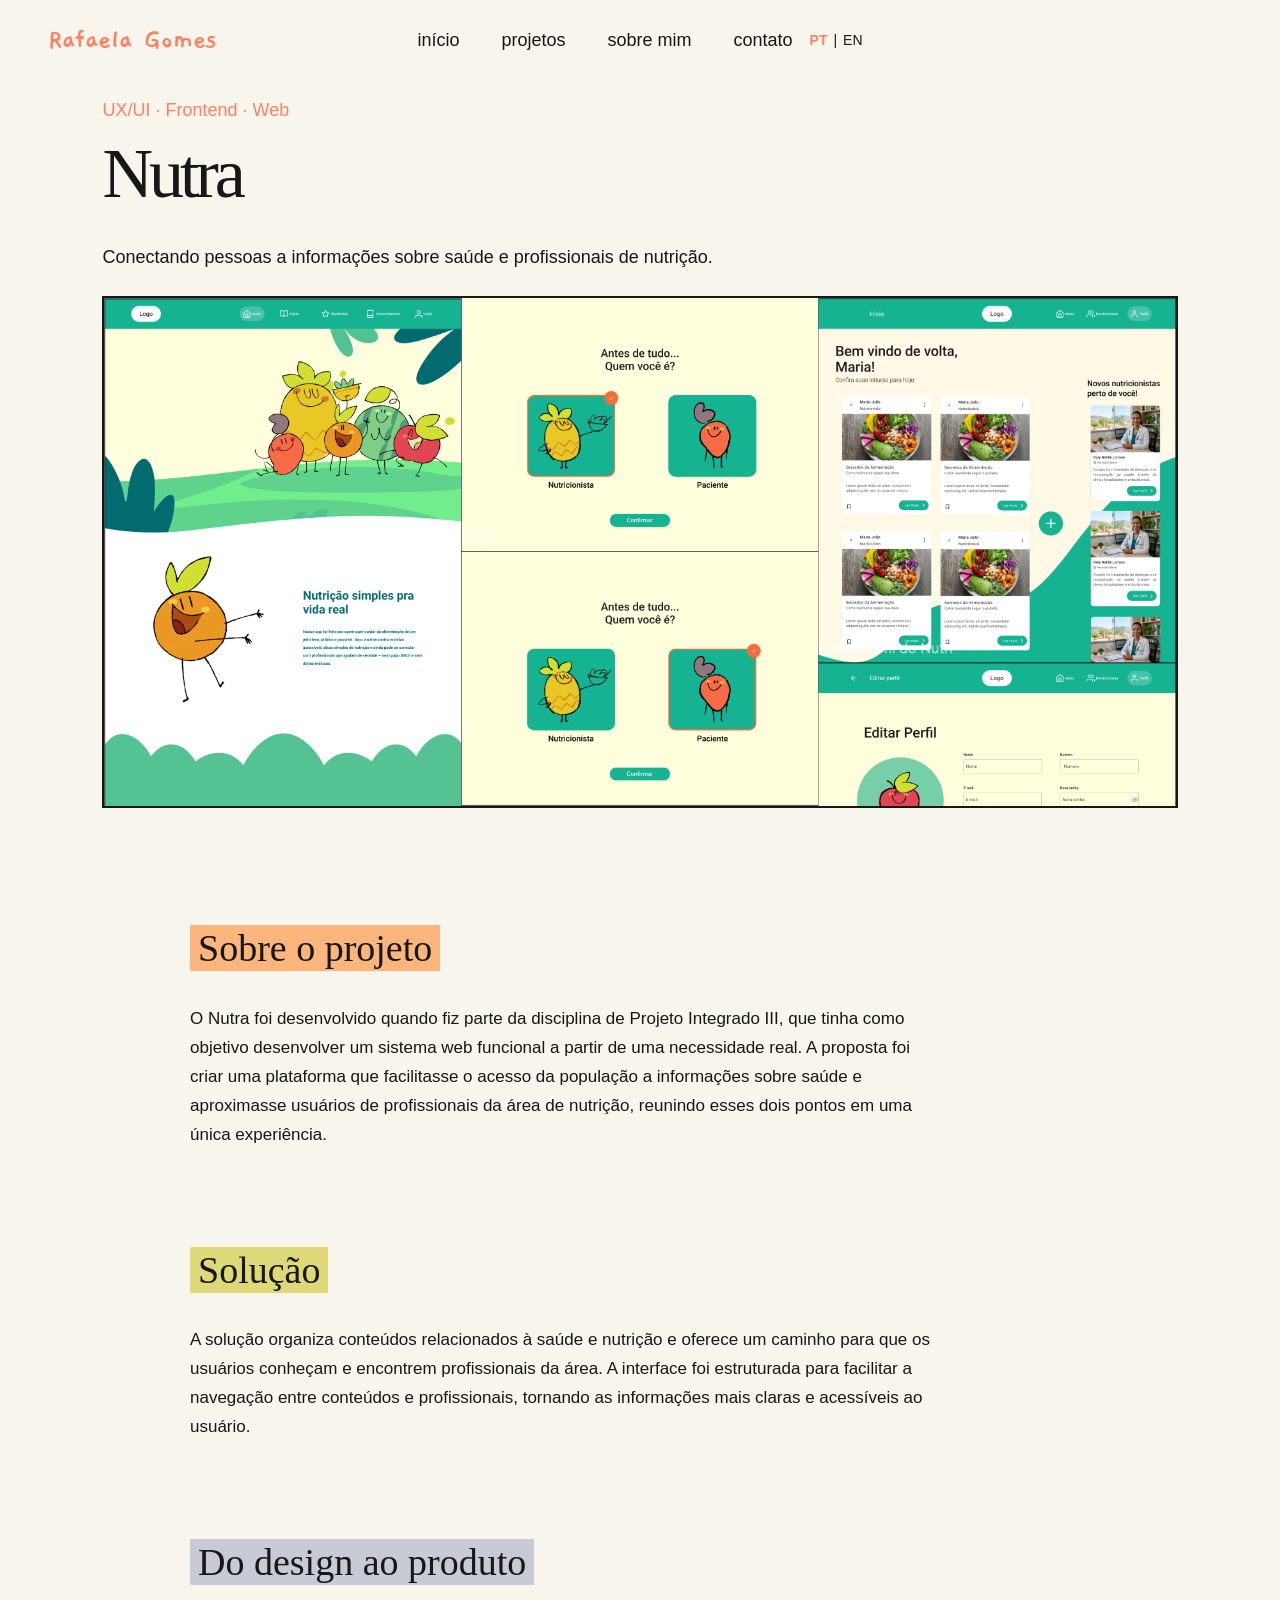
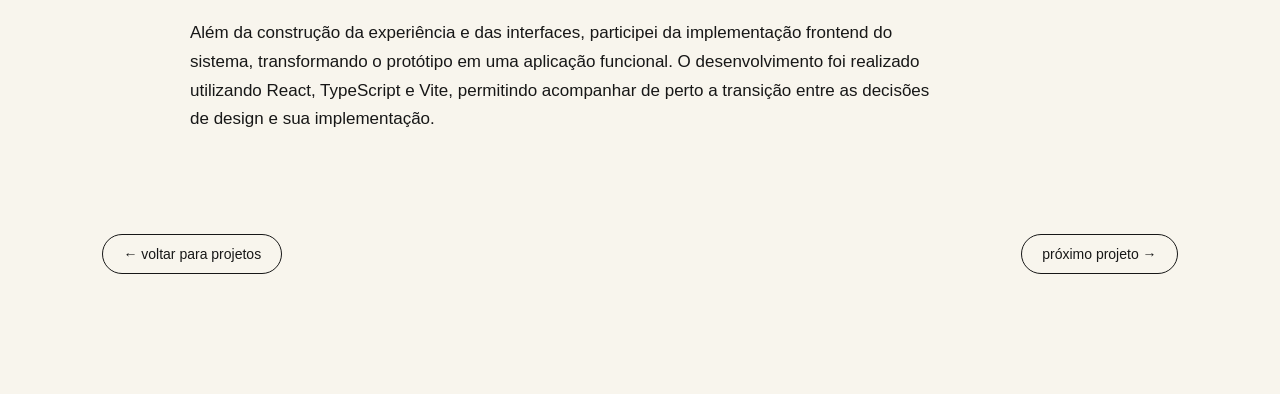
<file: projetos/nutra.html>
<!DOCTYPE html>
<html lang="pt-BR">

<head>
    <meta charset="UTF-8">
    <meta name="viewport" content="width=device-width, initial-scale=1.0">

    <title>Nutra — Rafaela Gomes</title>

    <link rel="stylesheet" href="../style.css">
    <link href="https://fonts.googleapis.com/css2?family=Gaegu:wght@700&display=swap" rel="stylesheet">
</head>

<body>

    <header class="header">

        <a href="../index.html" class="logo">
            Rafaela Gomes
        </a>

        <nav class="nav">

            <a
                href="../index.html"
                data-pt="início"
                data-en="home"
            >
                início
            </a>

            <a
                href="../index.html#projetos"
                data-pt="projetos"
                data-en="projects"
            >
                projetos
            </a>

            <a
                href="../index.html#sobre"
                data-pt="sobre mim"
                data-en="about me"
            >
                sobre mim
            </a>

            <a
                href="../index.html#contato"
                data-pt="contato"
                data-en="contact"
            >
                contato
            </a>

            <div class="language-switcher">
                <button id="pt-button" class="active" type="button">PT</button>
                <span>|</span>
                <button id="en-button" type="button">EN</button>
            </div>

        </nav>

    </header>


    <main class="project-page">

        <section class="project-hero">

            <p
                class="project-label"
                data-pt="UX/UI · Frontend · Web"
                data-en="UX/UI · Frontend · Web"
            >
                UX/UI · Frontend · Web
            </p>

            <h1>Nutra</h1>

            <p
                class="project-intro"
                data-pt="Conectando pessoas a informações sobre saúde e profissionais de nutrição."
                data-en="Connecting people with health information and nutrition professionals."
            >
                Conectando pessoas a informações sobre saúde e profissionais de nutrição.
            </p>

        </section>


        <section class="project-cover">

            <div class="project-image">

                <img
                    src="../assets/nutra.png"
                    alt="Telas do projeto Nutra"
                >

            </div>

        </section>


        <section class="project-section">

            <h2>
                <span
                    class="section-highlight peach"
                    data-pt="Sobre o projeto"
                    data-en="About the project"
                >
                    Sobre o projeto
                </span>
            </h2>

            <p
                data-pt="O Nutra foi desenvolvido quando fiz parte da disciplina de Projeto Integrado III, que tinha como objetivo desenvolver um sistema web funcional a partir de uma necessidade real.

A proposta foi criar uma plataforma que facilitasse o acesso da população a informações sobre saúde e aproximasse usuários de profissionais da área de nutrição, reunindo esses dois pontos em uma única experiência."
                data-en="Nutra was developed as part of my Integrated Project III course, which focused on developing a functional web system based on a real-world need.

The goal was to create a platform that would make health information more accessible and connect users with nutrition professionals, bringing these two aspects together in a single experience."
            >
                O Nutra foi desenvolvido quando fiz parte da disciplina de Projeto Integrado III, que tinha como objetivo desenvolver um sistema web funcional a partir de uma necessidade real.

                A proposta foi criar uma plataforma que facilitasse o acesso da população a informações sobre saúde e aproximasse usuários de profissionais da área de nutrição, reunindo esses dois pontos em uma única experiência.
            </p>

        </section>


        <section class="project-section">

            <h2>
                <span
                    class="section-highlight yellow"
                    data-pt="Solução"
                    data-en="Solution"
                >
                    Solução
                </span>
            </h2>

            <p
                data-pt="A solução organiza conteúdos relacionados à saúde e nutrição e oferece um caminho para que os usuários conheçam e encontrem profissionais da área.

A interface foi estruturada para facilitar a navegação entre conteúdos e profissionais, tornando as informações mais claras e acessíveis ao usuário."
                data-en="The solution organizes health and nutrition content and provides a way for users to discover and find professionals in the field.

The interface was designed to make it easier to navigate between content and professionals, making the information clearer and more accessible to users."
            >
                A solução organiza conteúdos relacionados à saúde e nutrição e oferece um caminho para que os usuários conheçam e encontrem profissionais da área.

                A interface foi estruturada para facilitar a navegação entre conteúdos e profissionais, tornando as informações mais claras e acessíveis ao usuário.
            </p>

        </section>


        <section class="project-section">

            <h2>
                <span
                    class="section-highlight lavender"
                    data-pt="Do design ao produto"
                    data-en="From design to product"
                >
                    Do design ao produto
                </span>
            </h2>

            <p
                data-pt="Além da construção da experiência e das interfaces, participei da implementação frontend do sistema, transformando o protótipo em uma aplicação funcional.

O desenvolvimento foi realizado utilizando React, TypeScript e Vite, permitindo acompanhar de perto a transição entre as decisões de design e sua implementação."
                data-en="In addition to designing the experience and interfaces, I participated in the frontend implementation of the system, turning the prototype into a functional application.

The development was carried out using React, TypeScript, and Vite, allowing me to closely follow the transition from design decisions to their implementation."
            >
                Além da construção da experiência e das interfaces, participei da implementação frontend do sistema, transformando o protótipo em uma aplicação funcional.

                O desenvolvimento foi realizado utilizando React, TypeScript e Vite, permitindo acompanhar de perto a transição entre as decisões de design e sua implementação.
            </p>

        </section>


        <div class="project-navigation">

            <a
                href="../index.html#projetos"
                data-pt="← voltar para projetos"
                data-en="← back to projects"
            >
                ← voltar para projetos
            </a>

            <a
                href="otica-lusa.html"
                data-pt="próximo projeto →"
                data-en="next project →"
            >
                próximo projeto →
            </a>

        </div>

    </main>


    <script src="../script.js"></script>

</body>
</html>
</file>
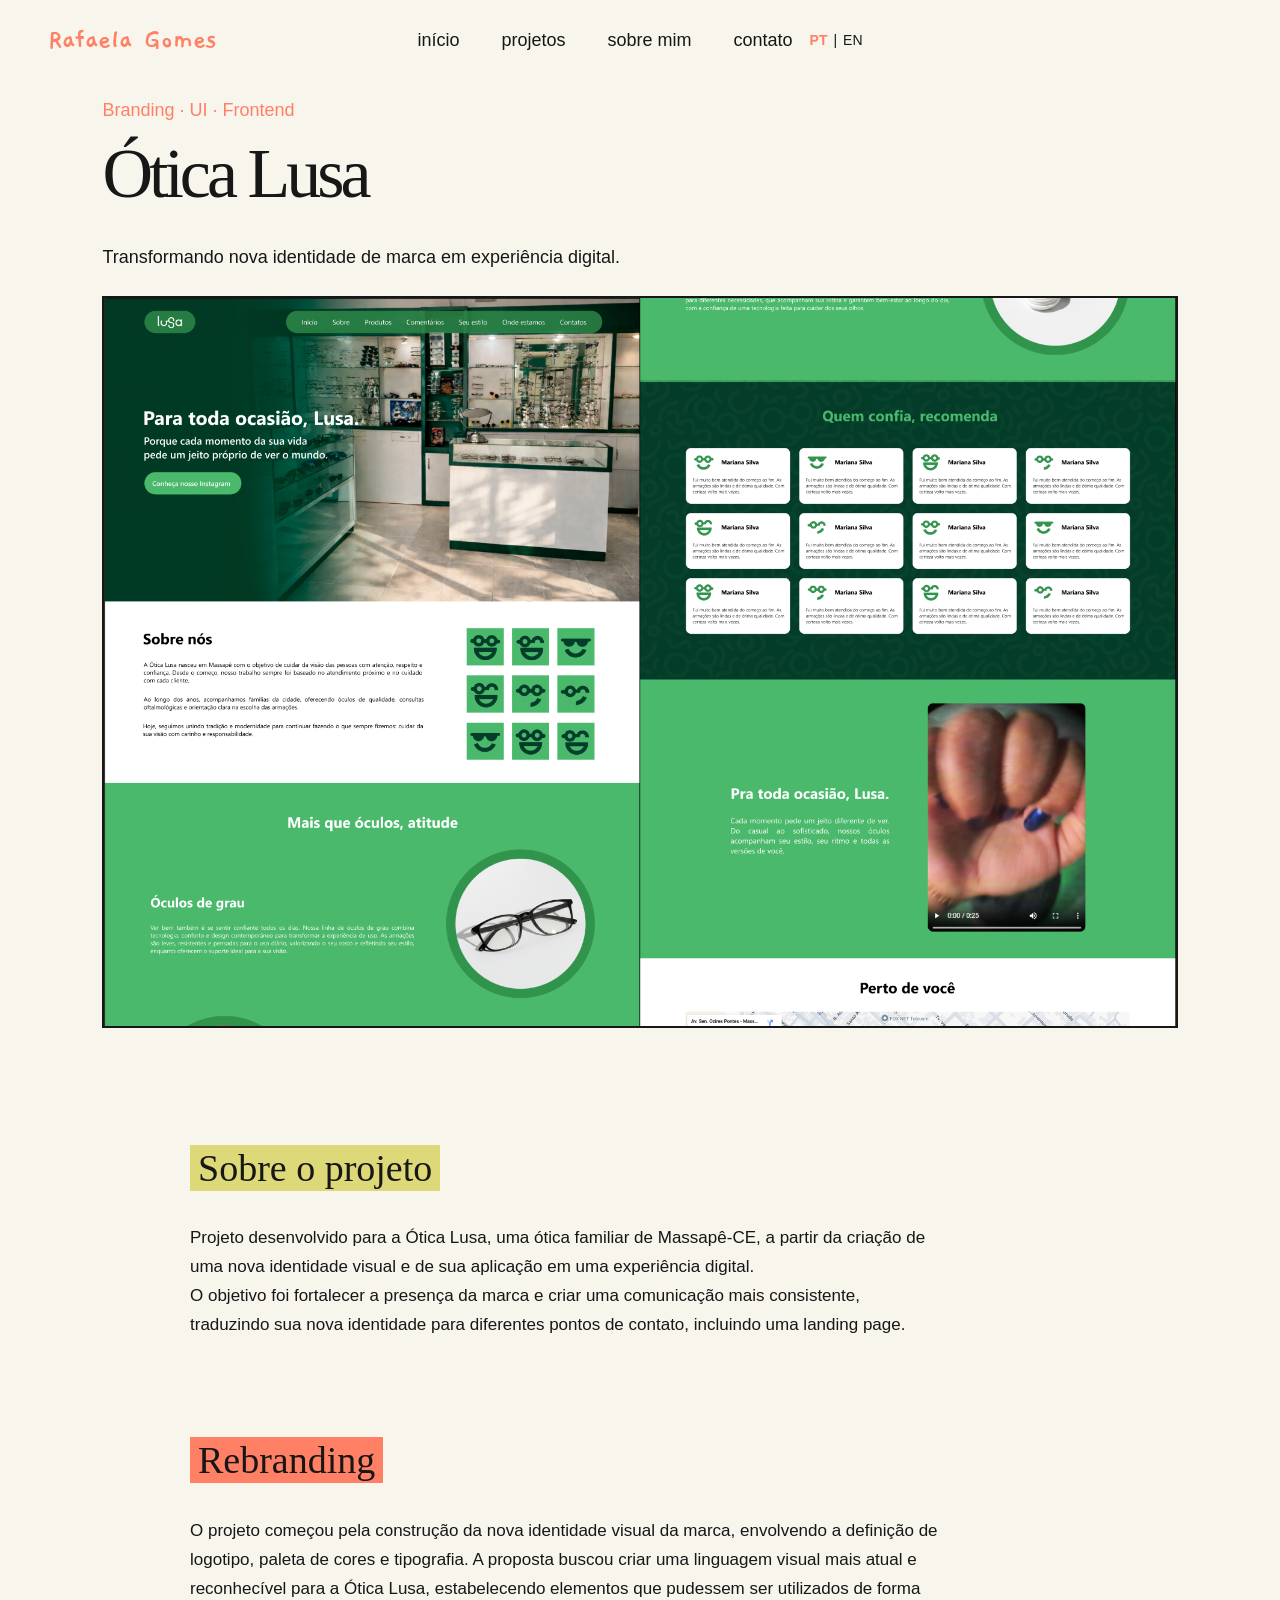
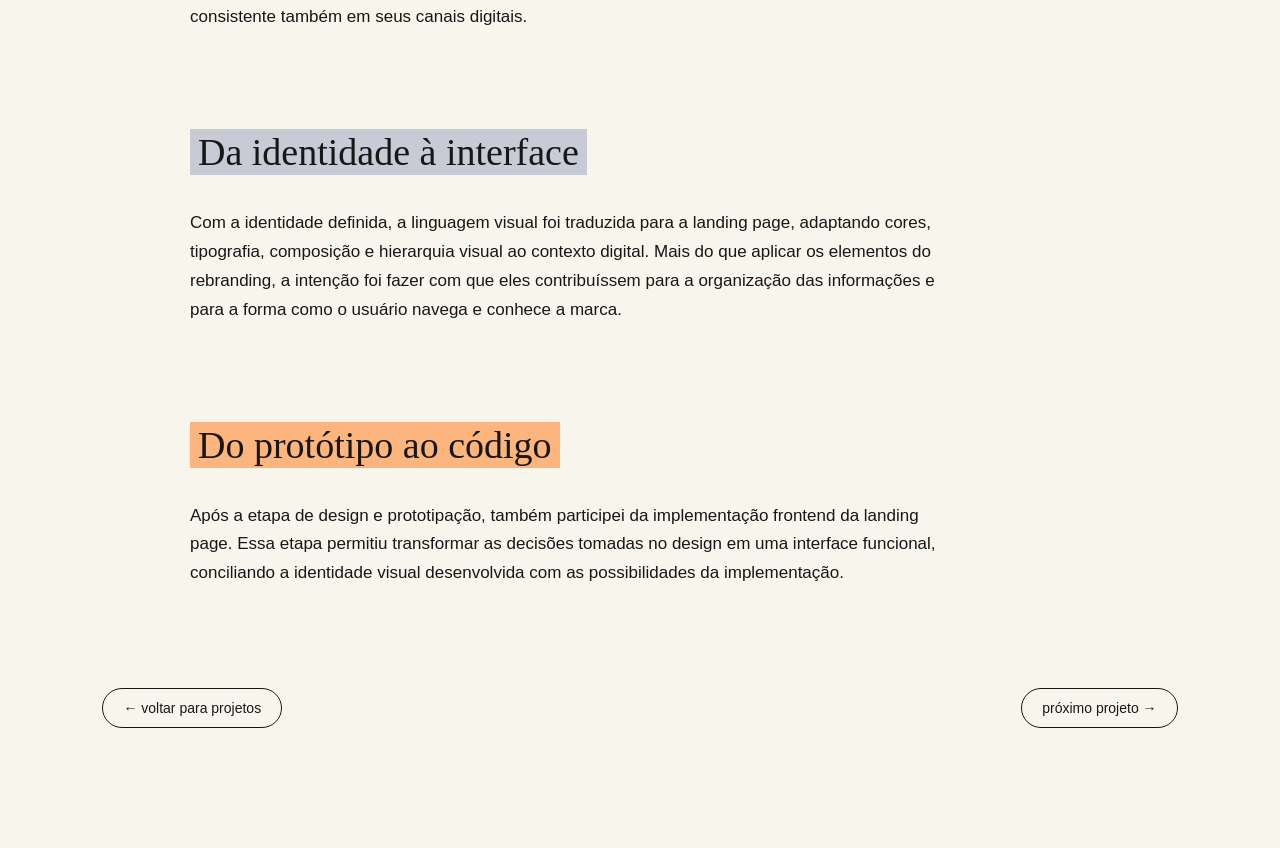
<file: projetos/otica-lusa.html>
<!DOCTYPE html>
<html lang="pt-BR">

<head>
    <meta charset="UTF-8">
    <meta name="viewport" content="width=device-width, initial-scale=1.0">

    <title>Ótica Lusa — Rafaela Gomes</title>

    <link rel="stylesheet" href="../style.css">
    <link href="https://fonts.googleapis.com/css2?family=Gaegu:wght@700&display=swap" rel="stylesheet">
</head>

<body>

    <header class="header">

        <a href="../index.html" class="logo">
            Rafaela Gomes
        </a>

        <nav class="nav">

            <a
                href="../index.html"
                data-pt="início"
                data-en="home"
            >
                início
            </a>

            <a
                href="../index.html#projetos"
                data-pt="projetos"
                data-en="projects"
            >
                projetos
            </a>

            <a
                href="../index.html#sobre"
                data-pt="sobre mim"
                data-en="about me"
            >
                sobre mim
            </a>

            <a
                href="../index.html#contato"
                data-pt="contato"
                data-en="contact"
            >
                contato
            </a>

            <div class="language-switcher">
                <button id="pt-button" class="active" type="button">PT</button>
                <span>|</span>
                <button id="en-button" type="button">EN</button>
            </div>

        </nav>

    </header>


    <main class="project-page">

        <section class="project-hero">

            <p
                class="project-label"
                data-pt="Branding · UI · Frontend"
                data-en="Branding · UI · Frontend"
            >
                Branding · UI · Frontend
            </p>

            <h1>Ótica Lusa</h1>

            <p
                class="project-intro"
                data-pt="Transformando nova identidade de marca em experiência digital."
                data-en="Turning a new brand identity into a digital experience."
            >
                Transformando nova identidade de marca em experiência digital.
            </p>

        </section>


        <section class="project-cover">

            <div class="project-image">

                <img
                    src="../assets/lusa.png"
                    alt="Identidade visual e landing page da Ótica Lusa"
                >

            </div>

        </section>


        <section class="project-section">

            <h2>
                <span
                    class="section-highlight yellow"
                    data-pt="Sobre o projeto"
                    data-en="About the project"
                >
                    Sobre o projeto
                </span>
            </h2>

            <p
                data-pt="Projeto desenvolvido para a Ótica Lusa, uma ótica familiar de Massapê-CE, a partir da criação de uma nova identidade visual e de sua aplicação em uma experiência digital."
                data-en="A project developed for Ótica Lusa, a family-owned optical store in Massapê, Ceará, focused on creating a new visual identity and applying it to a digital experience."
            >
                Projeto desenvolvido para a Ótica Lusa, uma ótica familiar de Massapê-CE, a partir da criação de uma nova identidade visual e de sua aplicação em uma experiência digital.
            </p>

            <p
                data-pt="O objetivo foi fortalecer a presença da marca e criar uma comunicação mais consistente, traduzindo sua nova identidade para diferentes pontos de contato, incluindo uma landing page."
                data-en="The goal was to strengthen the brand's presence and create more consistent communication by translating its new identity across different touchpoints, including a landing page."
            >
                O objetivo foi fortalecer a presença da marca e criar uma comunicação mais consistente, traduzindo sua nova identidade para diferentes pontos de contato, incluindo uma landing page.
            </p>

        </section>


        <section class="project-section">

            <h2>
                <span
                    class="section-highlight coral"
                    data-pt="Rebranding"
                    data-en="Rebranding"
                >
                    Rebranding
                </span>
            </h2>

            <p
                data-pt="O projeto começou pela construção da nova identidade visual da marca, envolvendo a definição de logotipo, paleta de cores e tipografia.

A proposta buscou criar uma linguagem visual mais atual e reconhecível para a Ótica Lusa, estabelecendo elementos que pudessem ser utilizados de forma consistente também em seus canais digitais."
                data-en="The project began with the development of the brand's new visual identity, including the definition of its logo, color palette, and typography.

The goal was to create a more contemporary and recognizable visual language for Ótica Lusa, establishing elements that could also be used consistently across its digital channels."
            >
                O projeto começou pela construção da nova identidade visual da marca, envolvendo a definição de logotipo, paleta de cores e tipografia.

                A proposta buscou criar uma linguagem visual mais atual e reconhecível para a Ótica Lusa, estabelecendo elementos que pudessem ser utilizados de forma consistente também em seus canais digitais.
            </p>

        </section>


        <section class="project-section">

            <h2>
                <span
                    class="section-highlight lavender"
                    data-pt="Da identidade à interface"
                    data-en="From identity to interface"
                >
                    Da identidade à interface
                </span>
            </h2>

            <p
                data-pt="Com a identidade definida, a linguagem visual foi traduzida para a landing page, adaptando cores, tipografia, composição e hierarquia visual ao contexto digital.

Mais do que aplicar os elementos do rebranding, a intenção foi fazer com que eles contribuíssem para a organização das informações e para a forma como o usuário navega e conhece a marca."
                data-en="Once the identity was defined, the visual language was translated into the landing page, adapting colors, typography, composition, and visual hierarchy to the digital context.

Rather than simply applying the rebranding elements, the goal was to make them contribute to the organization of information and to how users navigate and discover the brand."
            >
                Com a identidade definida, a linguagem visual foi traduzida para a landing page, adaptando cores, tipografia, composição e hierarquia visual ao contexto digital.

                Mais do que aplicar os elementos do rebranding, a intenção foi fazer com que eles contribuíssem para a organização das informações e para a forma como o usuário navega e conhece a marca.
            </p>

        </section>


        <section class="project-section">

            <h2>
                <span
                    class="section-highlight peach"
                    data-pt="Do protótipo ao código"
                    data-en="From prototype to code"
                >
                    Do protótipo ao código
                </span>
            </h2>

            <p
                data-pt="Após a etapa de design e prototipação, também participei da implementação frontend da landing page.

Essa etapa permitiu transformar as decisões tomadas no design em uma interface funcional, conciliando a identidade visual desenvolvida com as possibilidades da implementação."
                data-en="After the design and prototyping stage, I also participated in the frontend implementation of the landing page.

This stage allowed me to turn design decisions into a functional interface, balancing the visual identity with the possibilities of the implementation."
            >
                Após a etapa de design e prototipação, também participei da implementação frontend da landing page.

                Essa etapa permitiu transformar as decisões tomadas no design em uma interface funcional, conciliando a identidade visual desenvolvida com as possibilidades da implementação.
            </p>

        </section>


        <div class="project-navigation">

            <a
                href="../index.html#projetos"
                data-pt="← voltar para projetos"
                data-en="← back to projects"
            >
                ← voltar para projetos
            </a>

            <a
                href="fidelizacao.html"
                data-pt="próximo projeto →"
                data-en="next project →"
            >
                próximo projeto →
            </a>

        </div>

    </main>


    <script src="../script.js"></script>

</body>
</html>
</file>
<file: style.css>
:root {
    --yellow: #DDD978;
    --coral: #FF8064;
    --lavender: #C8CAD6;
    --peach: #FCB57D;
    --cream: #F8F5ED;
    --black: #171717;
}


/* =========================
   RESET
========================= */

* {
    margin: 0;
    padding: 0;
    box-sizing: border-box;
}

html {
    scroll-behavior: smooth;
}

body {
    background: var(--cream);
    color: var(--black);
    font-family: Georgia, serif;
}

a {
    color: inherit;
    text-decoration: none;
}


/* =========================
   HEADER
========================= */

/* HEADER */
.header {
    position: absolute;
    top: 0;
    left: 0;
    width: 100%;
    height: 80px;
    padding: 28px 48px;
    display: flex;
    align-items: center;
    z-index: 10;
}

.logo {
    color: var(--coral);
    font-family: "Gaegu", cursive;
    font-size: 28px;
    font-weight: 700;
    font-style: normal;
}
/* NAVBAR */

.nav {
    position: absolute;
    left: 50%;
    transform: translateX(-50%);
    display: flex;
    gap: 42px;
    font-family: Arial, sans-serif;
    font-size: 18px;
}

.nav a {
    transition: color 0.2s ease;
}

.nav a:hover {
    color: var(--coral);
}

.nav {
    position: absolute;
    left: 50%;
    transform: translateX(-50%);

    display: flex;
    align-items: center;
    gap: 42px;

    font-family: Arial, sans-serif;
    font-size: 18px;

    white-space: nowrap;
    z-index: 20;
}

.nav a {
    transition: color 0.2s ease;
}

.nav a:hover {
    color: var(--coral);
}


/* IDIOMA */

.language-switcher {
    display: flex;
    align-items: center;
    gap: 6px;

    margin-left: -25px;

    font-family: Arial, sans-serif;
    font-size: 14px;

    white-space: nowrap;
}

.language-switcher button {
    appearance: none;
    -webkit-appearance: none;

    border: 0;
    outline: 0;
    background: transparent;

    padding: 0;
    margin: 0;

    font-family: Arial, sans-serif;
    font-size: 14px;

    color: var(--black);

    cursor: pointer;
}

.language-switcher button:hover {
    color: var(--coral);
}

.language-switcher button.active {
    color: var(--coral);
    font-weight: 700;
}

.language-switcher span {
    color: var(--black);
}


/* =========================
   HERO
========================= */

.hero {
    position: relative;
    min-height: 100vh;
    padding: 0 8%;
    display: flex;
    align-items: center;
    overflow: visible;
}


/* TEXTO CENTRALIZADO VERTICALMENTE */

.hero-text {
    position: relative;
    z-index: 2;
    width: 600px;
    max-width: 48%;
}


/* TÍTULO */

h1 {
    font-size: clamp(48px, 5vw, 78px);
    line-height: 0.98;
    font-weight: 500;
    letter-spacing: -3px;
}


/* GRIFOS */

.highlight {
    padding: 0 8px;
}

.yellow {
    background: var(--yellow);
}

.coral {
    background: var(--coral);
}

.lavender {
    background: var(--lavender);
}

.peach {
    background: var(--peach);
}


/* DESCRIÇÃO */

.description {
    margin-top: 32px;
    font-family: Arial, sans-serif;
    font-size: 18px;
    line-height: 1.6;
}


/* BOTÃO */

.projects-link {
    display: inline-block;
    margin-top: 28px;
    padding: 10px 18px;
    border: 1px solid var(--black);
    border-radius: 30px;
    font-family: Arial, sans-serif;
    font-size: 18px;
    transition:
        background 0.2s ease,
        color 0.2s ease;
}

.projects-link:hover {
    background: var(--black);
    color: var(--cream);
}


/* =========================
   TICKETS
========================= */

.hero-collage {
    position: absolute;
    top: 0;
    right: 0;
    width: 332px;
    z-index: 1;
}

.tickets-image {
    display: block;
    width: 332px;
    height: auto;
}


/* =========================
   PROJETOS
========================= */

.projects {
    padding: 100px 0 140px;
}


/* TÍTULOS DAS SEÇÕES */

.section-title {
    padding: 0 8%;
    margin-bottom: 45px;
}

.section-title h2 {
    display: inline-block;
    font-size: 38px;
    line-height: 1.1;
    font-weight: 500;
}


/* GRIFO DOS TÍTULOS */

.section-highlight {
    display: inline;
    padding: 0 7px;
    transition: transform 0.2s ease;
}

.section-highlight:hover {
    display: inline-block;
    transform: translateY(-4px) rotate(-1deg);
}


/* =========================
   CARROSSEL
========================= */

.projects-carousel {
    display: flex;
    align-items: center;
    gap: 10px;
}

.projects-track {
    display: flex;
    gap: 35px;
    overflow-x: auto;
    padding: 20px 30px 45px;
    scrollbar-width: none;
    cursor: grab;
    flex: 1;
}

.projects-track::-webkit-scrollbar {
    display: none;
}

.projects-track:active {
    cursor: grabbing;
}


/* =========================
   POLAROIDS
========================= */

/* =========================
   POLAROIDS
========================= */

.project-card {
    flex: 0 0 280px;
    padding: 12px 12px 22px;
    background: #fdfcf8;
    box-shadow:
        0 5px 15px rgba(0, 0, 0, 0.08);
    transform: rotate(-2deg);
    transition:
        transform 0.25s ease,
        box-shadow 0.25s ease;
    cursor: pointer;
}

.project-card:nth-child(2) {
    transform: rotate(2deg);
}

.project-card:nth-child(3) {
    transform: rotate(-1deg);
}

.project-card:nth-child(4) {
    transform: rotate(3deg);
}

.project-card:nth-child(5) {
    transform: rotate(-2deg);
}

.project-card:hover {
    transform:
        translateY(-8px)
        rotate(0deg);
    box-shadow:
        0 12px 25px rgba(0, 0, 0, 0.12);
}

/* IMAGEM */

.polaroid-image {
    width: 100%;
    height: 230px;
    margin-bottom: 18px;
    overflow: hidden;
}

.polaroid-image img {
    width: 100%;
    height: 100%;
    object-fit: contain;
    display: block;
}

/* TEXTO */

.project-card h3 {
    font-size: 21px;
    font-weight: 500;
    margin-bottom: 8px;
}

.project-card > p {
    font-family: Arial, sans-serif;
    font-size: 12px;
}


/* IMAGEM */

.polaroid-image {
    width: 100%;
    height: 230px;
    margin-bottom: 18px;
}


.yellow-bg {
    background: var(--yellow);
}

.lavender-bg {
    background: var(--lavender);
}

.coral-bg {
    background: var(--coral);
}

.peach-bg {
    background: var(--peach);
}

.polaroid-image p {
    font-family: Arial, sans-serif;
    font-size: 14px;
}


/* TEXTO */

.project-card h3 {
    font-size: 21px;
    font-weight: 500;
    margin-bottom: 8px;
}

.project-card > p {
    font-family: Arial, sans-serif;
    font-size: 12px;
}


/* SETAS */

.carousel-button {
    flex-shrink: 0;
    width: 42px;
    height: 42px;
    margin: 0 15px;
    border: 1px solid var(--black);
    border-radius: 50%;
    background: transparent;
    font-size: 18px;
    cursor: pointer;
    transition: background 0.2s ease, color 0.2s ease;
    z-index: 5;
}

.carousel-button:hover {
    background: var(--black);
    color: var(--cream);
}


/* =========================
   SOBRE MIM
========================= */

.about {
    min-height: 650px;
    padding: 100px 8%;
    display: grid;
    grid-template-columns: 1fr 1fr;
    gap: 12%;
    align-items: center;
}


/* ESPAÇO PARA FOTO */

.about-image {
    width: 500px;
    height: 500px;
    background: var(--lavender);
    overflow: hidden;
    flex-shrink: 0;
    transform: rotate(-2deg);
    transition: transform 0.25s ease;
}

.about-image img {
    width: 100%;
    height: 100%;
    object-fit: cover;
    display: block;
}


/* TEXTO */

.about-content {
    max-width: 560px;
}

.about-content h2 {
    margin-bottom: 35px;
    font-size: 38px;
    font-weight: 500;
}

.about-content h3 {
    margin-bottom: 30px;
    font-size: 48px;
    line-height: 1;
    font-weight: 500;
    letter-spacing: -2px;
}

.about-content p {
    margin-bottom: 20px;
    font-family: Arial, sans-serif;
    font-size: 16px;
    line-height: 1.6;
}


/* =========================
   SKILLS
========================= */

.skills {
    padding: 100px 8% 140px;
}

.skills .section-title {
    padding: 0;
}


/* GRID */

.skills-grid {
    display: grid;
    grid-template-columns:
        repeat(4, 1fr);
    gap: 25px;
}


/* GRUPOS */

.skill-group {
    padding: 28px;
    border-top: 1px solid var(--black);
}

.skill-group h3 {
    margin-bottom: 22px;
    font-size: 24px;
    font-weight: 500;
}


/* LISTA */

.skill-list {
    display: flex;
    flex-direction: column;
    gap: 10px;
    font-family: Arial, sans-serif;
    font-size: 14px;
}

.skill-list span {
    padding-bottom: 8px;
    border-bottom: 1px solid
        rgba(23, 23, 23, 0.15);
}


/* =========================
   RESPONSIVO
========================= */

@media (max-width: 768px) {

    .header {
        padding: 24px;
    }

    .nav {
        gap: 20px;
    }

    /* HERO */

    .hero {
        padding: 120px 24px 80px;
        align-items: flex-start;
    }

    .hero-text {
        max-width: 65%;
    }

    .hero-collage {
        width: 260px;
    }

    .tickets-image {
        width: 260px;
    }

    /* SOBRE */

    .about {
        grid-template-columns: 1fr;
        gap: 50px;
        padding: 80px 24px;
    }

    /* SKILLS */

    .skills {
        padding: 80px 24px;
    }

    .skills-grid {
        grid-template-columns:
            repeat(2, 1fr);
    }

    /* PROJETOS */

    .section-title {
        padding: 0 24px;
    }
}


@media (max-width: 600px) {

    .logo {
        font-size: 18px;
    }

    .nav {
        display: none;
    }

    /* HERO */
    .hero {
        min-height: 100vh;
        padding: 120px 24px 60px;
        align-items: center;
        justify-content: center;
        text-align: center;
    }

    .hero-text {
        max-width: 100%;
        width: 100%;
        display: flex;
        flex-direction: column;
        align-items: center;
    }

    h1 {
        font-size: 48px;
    }

    .description {
        font-size: 16px;
    }

    .projects-link {
        margin-top: 24px;
    }

    .hero-collage {
        display: none;
    }

    /* PROJETOS */
    .projects {
        padding-top: 80px;
    }

    .section-title {
        padding: 0 24px;
    }

    .section-title h2 {
        font-size: 32px;
    }

    .projects-carousel {
        gap: 0;
        width: 100%;
    }

    .projects-track {
        gap: 24px;
        padding: 30px 28px 55px;
        overflow-x: auto;
    }

    .project-card {
        flex: 0 0 250px;
        width: 250px;
        padding: 10px 10px 20px;
    }

    .polaroid-image {
        width: 100%;
        height: 210px;
        overflow: hidden;
    }

    .polaroid-image img {
        width: 100%;
        height: 100%;
        object-fit: contain;
        display: block;
    }

    .project-card h3 {
        font-size: 20px;
        margin-top: 16px;
    }

    .project-card p {
        font-size: 14px;
    }

    .carousel-button {
        display: none;
    }

    /* SOBRE */
    .about {
        padding: 80px 24px;
    }

    .about-content h3 {
        font-size: 38px;
    }

    /* SKILLS */
    .skills-grid {
        grid-template-columns: 1fr;
    }

    .skills {
        padding: 80px 24px;
    }

    /* CONTATO */
    .contact {
        padding: 80px 24px 120px;
    }

    /* PÁGINAS DOS PROJETOS */
    .project-hero {
        width: 88%;
        margin: 70px auto 40px;
    }

    .project-hero h1 {
        font-size: 60px;
        letter-spacing: -2px;
    }

    .project-intro {
        font-size: 16px;
    }

    .project-cover {
        width: 88%;
        margin: 0 auto 70px;
    }

    .project-image {
        width: 100%;
        height: auto;
    }

    .project-image img {
        width: 100%;
        height: auto;
        object-fit: contain;
        display: block;
    }

    .project-section {
        width: 88%;
        margin-bottom: 70px;
    }

    .project-section h2 {
        font-size: 32px;
    }
        .project-section h2 {
        font-size: 32px;
    }

    .project-image img {
        border: 0 !important;
    }
}

/* =========================
   CONTATO
========================= */

.contact {
    padding: 120px 8% 160px;
}

.contact .section-title {
    padding: 0;
    margin-bottom: 45px;
}

.contact .section-title h2 {
    font-size: 38px;
    font-weight: 500;
}

.contact-content {
    max-width: 650px;
}

.contact-content > p {
    margin: 0;
    font-family: Arial, sans-serif;
    font-size: 16px;
    line-height: 1.6;
}

.contact-links {
    display: flex;
    flex-direction: column;
    align-items: flex-start;
    gap: 12px;
    margin-top: 28px;
}

.contact-link {
    display: block;
    font-family: Arial, sans-serif;
    font-size: 16px;
    color: var(--black);
    text-decoration: none;
    transition: color 0.2s ease;
}

.contact-link:hover {
    color: var(--coral);
}


/* ========================================
   PÁGINAS DOS PROJETOS
======================================== */

.project-page {
    width: 100%;
    padding-bottom: 120px;
}


/* HERO DO PROJETO */

.project-hero {
    width: 84%;
    max-width: 1200px;
    margin: 100px auto 25px;
}

.project-label {
    margin-bottom: 20px;
    font-family: Arial, sans-serif;
    font-size: 18px;
    color: var(--coral);
}

.project-hero h1 {
    margin: 0;
    font-size: 70px;
    line-height: 0.95;
    font-weight: 500;
    letter-spacing: -4px;
}

.project-intro {
    max-width: 650px;
    margin-top: 35px;
    font-family: Arial, sans-serif;
    font-size: 18px;
    line-height: 1.6;
}


/* IMAGEM PRINCIPAL */

.project-cover {
    width: 84%;
    max-width: 1200px;
    margin: 0 auto 120px;
}

.project-image {
    width: 100%;
    display: flex;
    justify-content: center;
}

.project-image img {
    width: 100%;
    height: auto;
    display: block;
    border: 2px solid var(--black);
}


/* SEÇÕES */

.project-section {
    width: 84%;
    max-width: 900px;
    margin: 0 auto 100px;
}

.project-section h2 {
    margin-bottom: 35px;
    font-size: 38px;
    line-height: 1.1;
    font-weight: 500;
}

.project-section p {
    max-width: 750px;
    font-family: Arial, sans-serif;
    font-size: 17px;
    line-height: 1.7;
}


/* GRIFOS DOS TÍTULOS */

.project-section .section-highlight {
    padding: 2px 8px;
}



/* VOLTAR */

.project-navigation {
    width: 84%;
    max-width: 1200px;
    margin: 40px auto 0;
    display: flex;
    justify-content: space-between;
    align-items: center;
}

.project-navigation a {
    display: inline-block;
    padding: 11px 20px;
    border: 1px solid var(--black);
    border-radius: 30px;
    font-family: Arial, sans-serif;
    font-size: 14px;
    transition: 0.2s ease;
}

.project-navigation a:hover {
    background: var(--black);
    color: var(--cream);
}



/* RESPONSIVO DAS PÁGINAS DOS PROJETOS */

@media (max-width: 768px) {

    .project-hero {
        width: 88%;
        margin-top: 70px;
    }

    .project-hero h1 {
        font-size: 60px;
        letter-spacing: -2px;
    }

    .project-intro {
        font-size: 16px;
    }

    .project-cover {
        width: 88%;
        margin-bottom: 80px;
    }

    .project-image {
        height: 350px;
    }

    .project-section {
        width: 88%;
        margin-bottom: 70px;
    }

    .project-section h2 {
        font-size: 32px;
    }
}
/* =========================
   ANIMAÇÃO DO MARCA-TEXTO
   ========================= */

.hero .highlight {
    position: relative;
    display: inline-block;
    background: transparent;
    z-index: 0;
}

.hero .highlight::before {
    content: "";
    position: absolute;
    left: 0;
    top: 5%;
    width: 0;
    height: 90%;
    z-index: -1;
    animation: marker-swipe 0.8s ease-out forwards;
}

.hero .highlight.yellow::before {
    background: var(--yellow);
    animation-delay: 0.3s;
}

.hero .highlight.coral::before {
    background: var(--coral);
    animation-delay: 1s;
}

@keyframes marker-swipe {
    from {
        width: 0;
    }

    to {
        width: 100%;
    }
}
</file>
